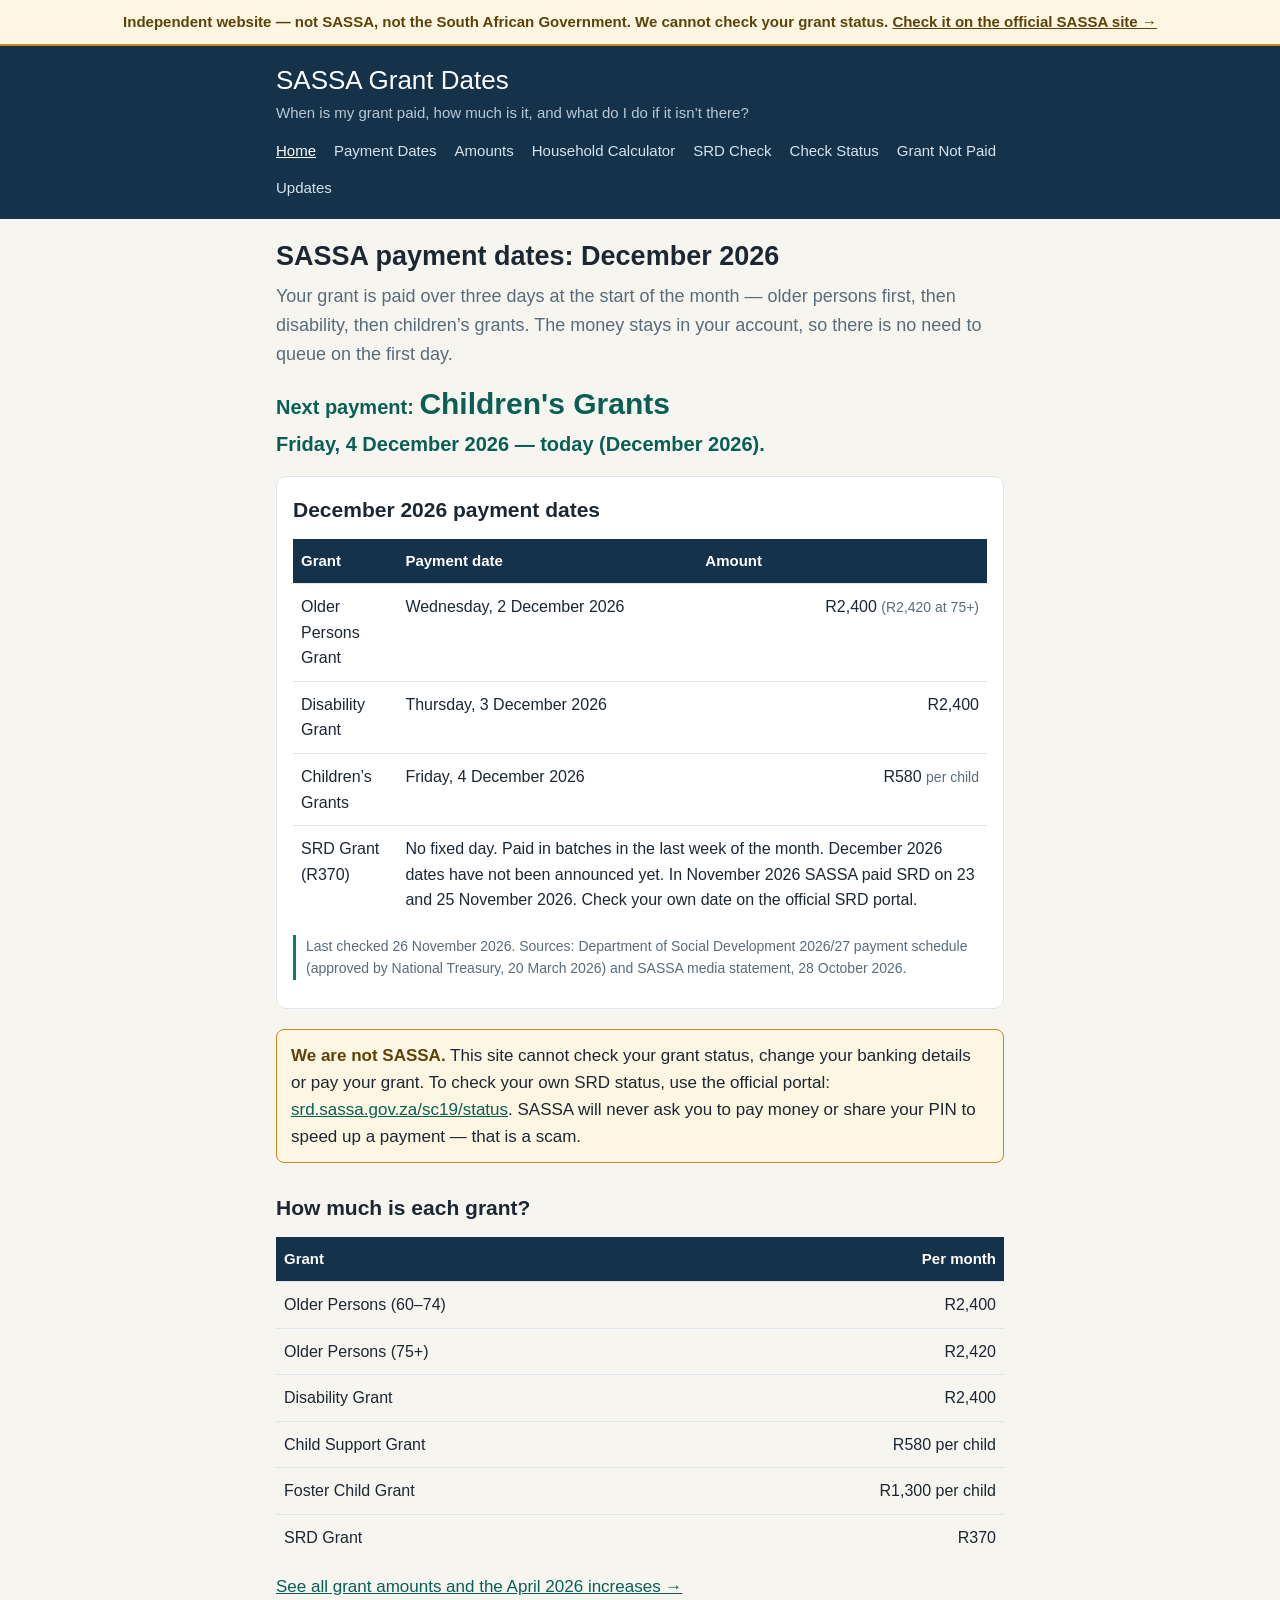
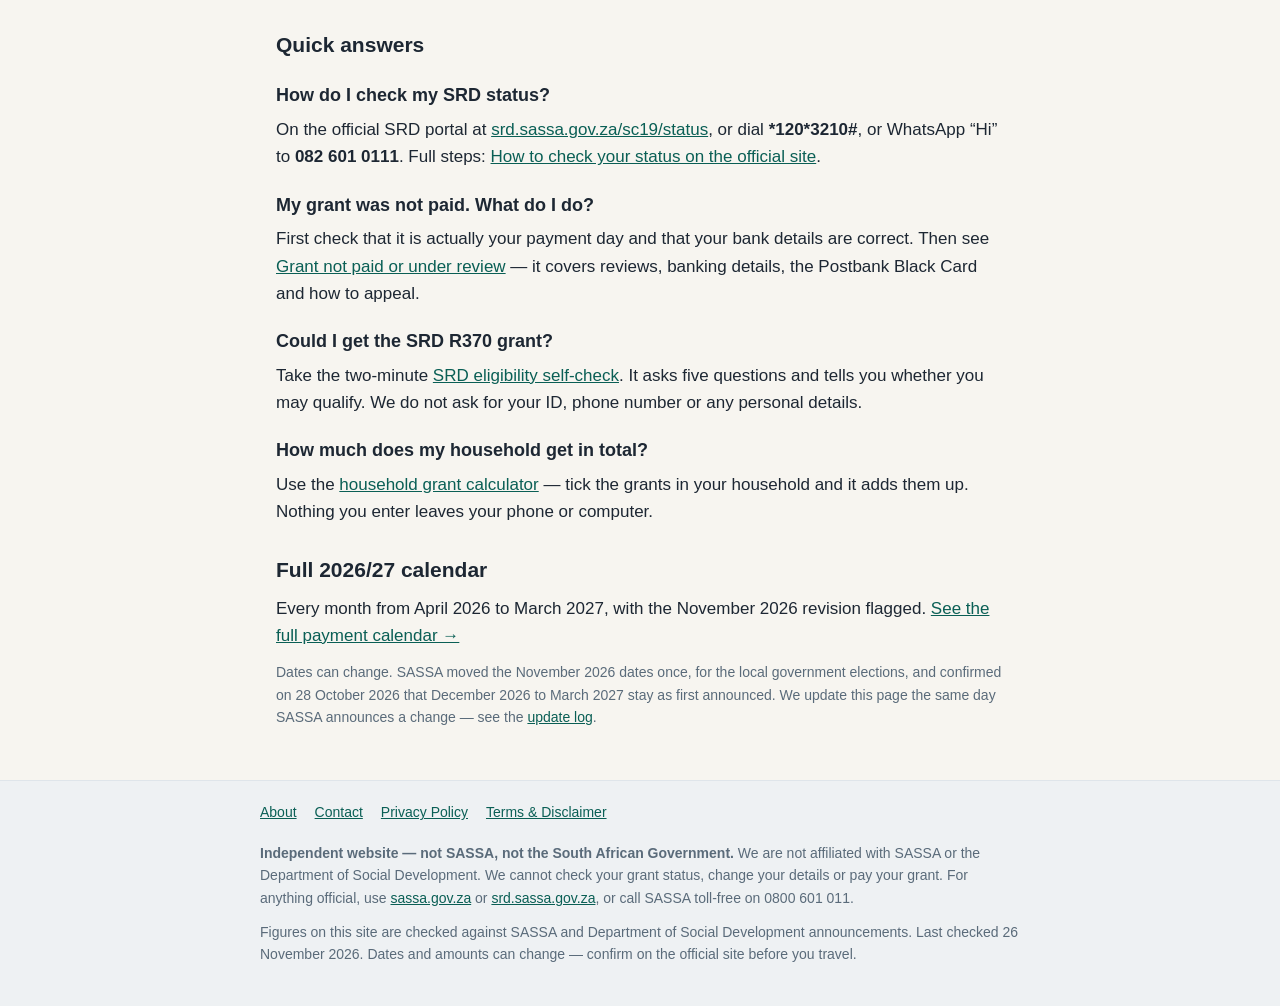
<file: index.html>
<!DOCTYPE html>
<html lang="en-ZA">
<head>
<meta charset="utf-8">
<meta name="viewport" content="width=device-width, initial-scale=1">
<title>SASSA Payment Dates December 2026 | When Is My Grant Paid?</title>
<meta name="description" content="SASSA grant payment dates for December 2026: Older Persons 2 December, Disability 3 December, Children's grants 4 December. Amounts, SRD dates and what to do if your grant is not paid. Independent site — not SASSA.">
<link rel="canonical" href="https://sassa-grant-dates.vercel.app/">
<meta property="og:type" content="website">
<meta property="og:title" content="SASSA Payment Dates December 2026 — When Is My Grant Paid?">
<meta property="og:description" content="Older Persons 2 Dec, Disability 3 Dec, Children's grants 4 Dec 2026. Amounts from R370 to R2,420. Checked against SASSA on 26 November 2026.">
<meta property="og:url" content="https://sassa-grant-dates.vercel.app/">
<meta name="twitter:card" content="summary">
<link rel="stylesheet" href="styles.css">
<script type="application/ld+json">
{
  "@context": "https://schema.org",
  "@type": "WebSite",
  "name": "SASSA Grant Dates",
  "url": "https://sassa-grant-dates.vercel.app/",
  "description": "Independent guide to SASSA grant payment dates and amounts in South Africa. Not affiliated with SASSA or the South African Government."
}
</script>
<script type="application/ld+json">
{
  "@context": "https://schema.org",
  "@type": "FAQPage",
  "mainEntity": [
    {"@type": "Question", "name": "When is the SASSA payment date for December 2026?",
     "acceptedAnswer": {"@type": "Answer", "text": "Older Persons grants are paid on Wednesday 2 December 2026, Disability grants on Thursday 3 December 2026, and Children's grants on Friday 4 December 2026. The SRD R370 grant has no fixed day and is paid in batches in the last week of the month."}},
    {"@type": "Question", "name": "How much is the Child Support Grant in 2026?",
     "acceptedAnswer": {"@type": "Answer", "text": "The Child Support Grant is R580 per child per month. The Child Support Top-up is R280, so an eligible child receives R860 in total."}},
    {"@type": "Question", "name": "How do I check my SASSA SRD status?",
     "acceptedAnswer": {"@type": "Answer", "text": "Use the official SASSA SRD portal at srd.sassa.gov.za/sc19/status, the USSD code *120*3210#, or the SASSA WhatsApp line on 082 601 0111. This website cannot check your status."}},
    {"@type": "Question", "name": "Is this the official SASSA website?",
     "acceptedAnswer": {"@type": "Answer", "text": "No. This is an independent informational website. It is not affiliated with SASSA or the South African Government."}}
  ]
}
</script>
</head>
<body>
<div class="disclaimer-bar">Independent website — not SASSA, not the South African Government. We cannot check your grant status. <a href="https://srd.sassa.gov.za/sc19/status">Check it on the official SASSA site &rarr;</a></div>
<header class="site-header">
  <div class="header-inner">
    <p class="site-title"><a href="index.html">SASSA Grant Dates</a></p>
    <p class="site-tagline">When is my grant paid, how much is it, and what do I do if it isn&rsquo;t there?</p>
  </div>
  <nav class="main-nav" aria-label="Main">
    <ul>
      <li><a href="index.html" aria-current="page">Home</a></li>
      <li><a href="payment-dates.html">Payment Dates</a></li>
      <li><a href="grant-amounts.html">Amounts</a></li>
      <li><a href="calculator.html">Household Calculator</a></li>
      <li><a href="srd-eligibility.html">SRD Check</a></li>
      <li><a href="how-to-check-status.html">Check Status</a></li>
      <li><a href="grant-not-paid.html">Grant Not Paid</a></li>
      <li><a href="updates.html">Updates</a></li>
    </ul>
  </nav>
</header>
<main>
  <h1>SASSA payment dates: December 2026</h1>
  <p class="lede">Your grant is paid over three days at the start of the month — older persons first, then disability, then children&rsquo;s grants. The money stays in your account, so there is no need to queue on the first day.</p>

  <p class="countdown" id="countdown">Loading next payment date&hellip;</p>

  <div class="card">
    <h2 id="this-month-title">December 2026 payment dates</h2>
    <table id="this-month-table"></table>
    <p class="notice" id="this-month-note" style="display:none"></p>
    <p class="checked-line">Last checked 26 November 2026. Sources: Department of Social Development 2026/27 payment schedule (approved by National Treasury, 20 March 2026) and SASSA media statement, 28 October 2026.</p>
  </div>

  <div class="ad-slot" data-ad-slot></div>

  <div class="notice">
    <strong>We are not SASSA.</strong> This site cannot check your grant status, change your banking details or pay your grant. To check your own SRD status, use the official portal: <a href="https://srd.sassa.gov.za/sc19/status">srd.sassa.gov.za/sc19/status</a>. SASSA will never ask you to pay money or share your PIN to speed up a payment — that is a scam.
  </div>

  <h2>How much is each grant?</h2>
  <table>
    <tr><th>Grant</th><th class="num">Per month</th></tr>
    <tr><td>Older Persons (60–74)</td><td class="num">R2,400</td></tr>
    <tr><td>Older Persons (75+)</td><td class="num">R2,420</td></tr>
    <tr><td>Disability Grant</td><td class="num">R2,400</td></tr>
    <tr><td>Child Support Grant</td><td class="num">R580 per child</td></tr>
    <tr><td>Foster Child Grant</td><td class="num">R1,300 per child</td></tr>
    <tr><td>SRD Grant</td><td class="num">R370</td></tr>
  </table>
  <p><a href="grant-amounts.html">See all grant amounts and the April 2026 increases &rarr;</a></p>

  <h2>Quick answers</h2>
  <h3>How do I check my SRD status?</h3>
  <p>On the official SRD portal at <a href="https://srd.sassa.gov.za/sc19/status">srd.sassa.gov.za/sc19/status</a>, or dial <strong>*120*3210#</strong>, or WhatsApp &ldquo;Hi&rdquo; to <strong>082 601 0111</strong>. Full steps: <a href="how-to-check-status.html">How to check your status on the official site</a>.</p>
  <h3>My grant was not paid. What do I do?</h3>
  <p>First check that it is actually your payment day and that your bank details are correct. Then see <a href="grant-not-paid.html">Grant not paid or under review</a> — it covers reviews, banking details, the Postbank Black Card and how to appeal.</p>
  <h3>Could I get the SRD R370 grant?</h3>
  <p>Take the two-minute <a href="srd-eligibility.html">SRD eligibility self-check</a>. It asks five questions and tells you whether you may qualify. We do not ask for your ID, phone number or any personal details.</p>
  <h3>How much does my household get in total?</h3>
  <p>Use the <a href="calculator.html">household grant calculator</a> — tick the grants in your household and it adds them up. Nothing you enter leaves your phone or computer.</p>

  <h2>Full 2026/27 calendar</h2>
  <p>Every month from April 2026 to March 2027, with the November 2026 revision flagged. <a href="payment-dates.html">See the full payment calendar &rarr;</a></p>
  <p class="small">Dates can change. SASSA moved the November 2026 dates once, for the local government elections, and confirmed on 28 October 2026 that December 2026 to March 2027 stay as first announced. We update this page the same day SASSA announces a change — see the <a href="updates.html">update log</a>.</p>
</main>
<footer class="site-footer">
  <div class="footer-inner">
    <nav aria-label="Footer">
      <ul>
        <li><a href="about.html">About</a></li>
        <li><a href="contact.html">Contact</a></li>
        <li><a href="privacy.html">Privacy Policy</a></li>
        <li><a href="terms.html">Terms &amp; Disclaimer</a></li>
      </ul>
    </nav>
    <p><strong>Independent website — not SASSA, not the South African Government.</strong> We are not affiliated with SASSA or the Department of Social Development. We cannot check your grant status, change your details or pay your grant. For anything official, use <a href="https://www.sassa.gov.za/">sassa.gov.za</a> or <a href="https://srd.sassa.gov.za/">srd.sassa.gov.za</a>, or call SASSA toll-free on 0800 601 011.</p>
    <p>Figures on this site are checked against SASSA and Department of Social Development announcements. Last checked 26 November 2026. Dates and amounts can change — confirm on the official site before you travel.</p>
  </div>
</footer>
<script src="config.js"></script>
<script src="js/data.js"></script>
<script src="js/main.js"></script>
<script src="js/ads.js"></script>
</body>
</html>
</file>
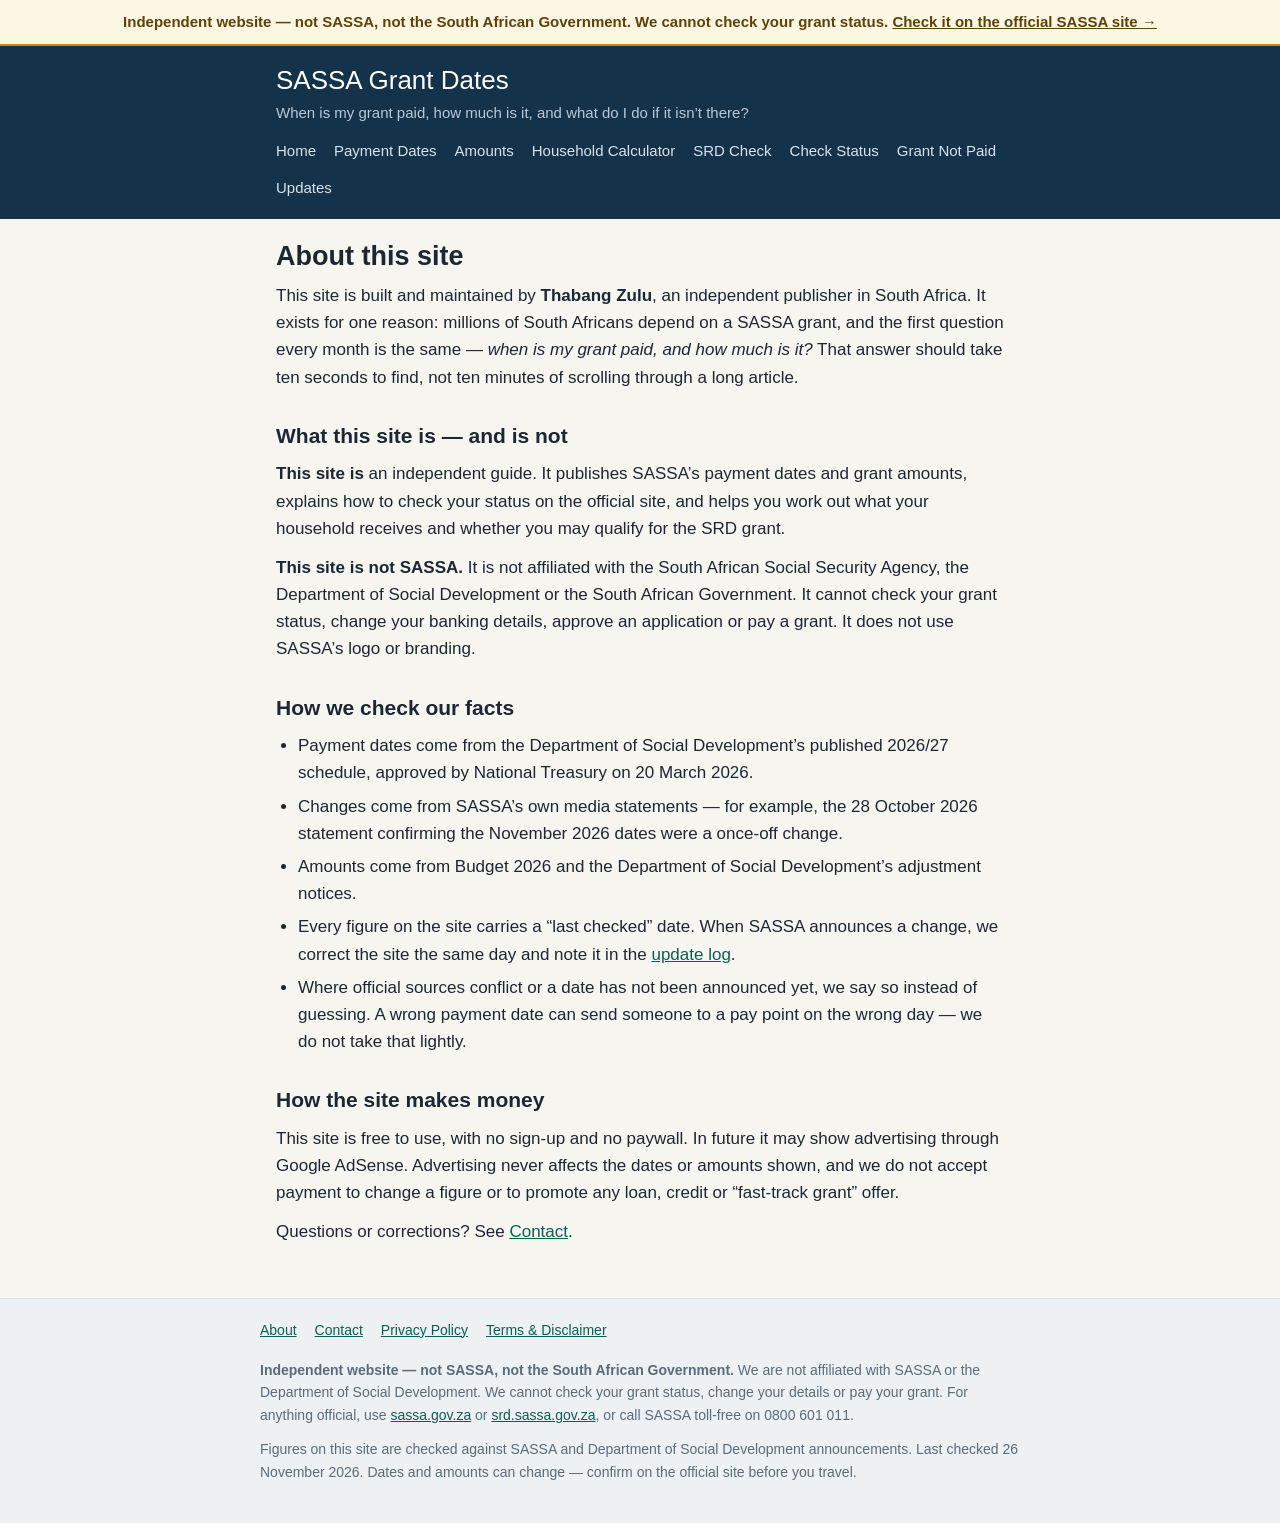
<file: about.html>
<!DOCTYPE html>
<html lang="en-ZA">
<head>
<meta charset="utf-8">
<meta name="viewport" content="width=device-width, initial-scale=1">
<title>About This Site | SASSA Grant Dates</title>
<meta name="description" content="Who runs SASSA Grant Dates, why it exists, and how it checks its dates and amounts against SASSA and the Department of Social Development.">
<link rel="canonical" href="https://sassa-grant-dates.vercel.app/about.html">
<meta property="og:type" content="website">
<meta property="og:title" content="About — SASSA Grant Dates">
<meta property="og:description" content="An independent guide to SASSA payment dates and amounts, built and maintained in South Africa.">
<meta property="og:url" content="https://sassa-grant-dates.vercel.app/about.html">
<meta name="twitter:card" content="summary">
<link rel="stylesheet" href="styles.css">
</head>
<body>
<div class="disclaimer-bar">Independent website — not SASSA, not the South African Government. We cannot check your grant status. <a href="https://srd.sassa.gov.za/sc19/status">Check it on the official SASSA site &rarr;</a></div>
<header class="site-header">
  <div class="header-inner">
    <p class="site-title"><a href="index.html">SASSA Grant Dates</a></p>
    <p class="site-tagline">When is my grant paid, how much is it, and what do I do if it isn&rsquo;t there?</p>
  </div>
  <nav class="main-nav" aria-label="Main">
    <ul>
      <li><a href="index.html">Home</a></li>
      <li><a href="payment-dates.html">Payment Dates</a></li>
      <li><a href="grant-amounts.html">Amounts</a></li>
      <li><a href="calculator.html">Household Calculator</a></li>
      <li><a href="srd-eligibility.html">SRD Check</a></li>
      <li><a href="how-to-check-status.html">Check Status</a></li>
      <li><a href="grant-not-paid.html">Grant Not Paid</a></li>
      <li><a href="updates.html">Updates</a></li>
    </ul>
  </nav>
</header>
<main>
  <h1>About this site</h1>
  <p>This site is built and maintained by <strong>Thabang Zulu</strong>, an independent publisher in South Africa. It exists for one reason: millions of South Africans depend on a SASSA grant, and the first question every month is the same — <em>when is my grant paid, and how much is it?</em> That answer should take ten seconds to find, not ten minutes of scrolling through a long article.</p>

  <h2>What this site is — and is not</h2>
  <p><strong>This site is</strong> an independent guide. It publishes SASSA&rsquo;s payment dates and grant amounts, explains how to check your status on the official site, and helps you work out what your household receives and whether you may qualify for the SRD grant.</p>
  <p><strong>This site is not SASSA.</strong> It is not affiliated with the South African Social Security Agency, the Department of Social Development or the South African Government. It cannot check your grant status, change your banking details, approve an application or pay a grant. It does not use SASSA&rsquo;s logo or branding.</p>

  <h2>How we check our facts</h2>
  <ul>
    <li>Payment dates come from the Department of Social Development&rsquo;s published 2026/27 schedule, approved by National Treasury on 20 March 2026.</li>
    <li>Changes come from SASSA&rsquo;s own media statements — for example, the 28 October 2026 statement confirming the November 2026 dates were a once-off change.</li>
    <li>Amounts come from Budget 2026 and the Department of Social Development&rsquo;s adjustment notices.</li>
    <li>Every figure on the site carries a &ldquo;last checked&rdquo; date. When SASSA announces a change, we correct the site the same day and note it in the <a href="updates.html">update log</a>.</li>
    <li>Where official sources conflict or a date has not been announced yet, we say so instead of guessing. A wrong payment date can send someone to a pay point on the wrong day — we do not take that lightly.</li>
  </ul>

  <h2>How the site makes money</h2>
  <p>This site is free to use, with no sign-up and no paywall. In future it may show advertising through Google AdSense. Advertising never affects the dates or amounts shown, and we do not accept payment to change a figure or to promote any loan, credit or &ldquo;fast-track grant&rdquo; offer.</p>

  <p>Questions or corrections? See <a href="contact.html">Contact</a>.</p>
</main>
<footer class="site-footer">
  <div class="footer-inner">
    <nav aria-label="Footer">
      <ul>
        <li><a href="about.html" aria-current="page">About</a></li>
        <li><a href="contact.html">Contact</a></li>
        <li><a href="privacy.html">Privacy Policy</a></li>
        <li><a href="terms.html">Terms &amp; Disclaimer</a></li>
      </ul>
    </nav>
    <p><strong>Independent website — not SASSA, not the South African Government.</strong> We are not affiliated with SASSA or the Department of Social Development. We cannot check your grant status, change your details or pay your grant. For anything official, use <a href="https://www.sassa.gov.za/">sassa.gov.za</a> or <a href="https://srd.sassa.gov.za/">srd.sassa.gov.za</a>, or call SASSA toll-free on 0800 601 011.</p>
    <p>Figures on this site are checked against SASSA and Department of Social Development announcements. Last checked 26 November 2026. Dates and amounts can change — confirm on the official site before you travel.</p>
  </div>
</footer>
<script src="config.js"></script>
<script src="js/data.js"></script>
<script src="js/main.js"></script>
<script src="js/ads.js"></script>
</body>
</html>
</file>
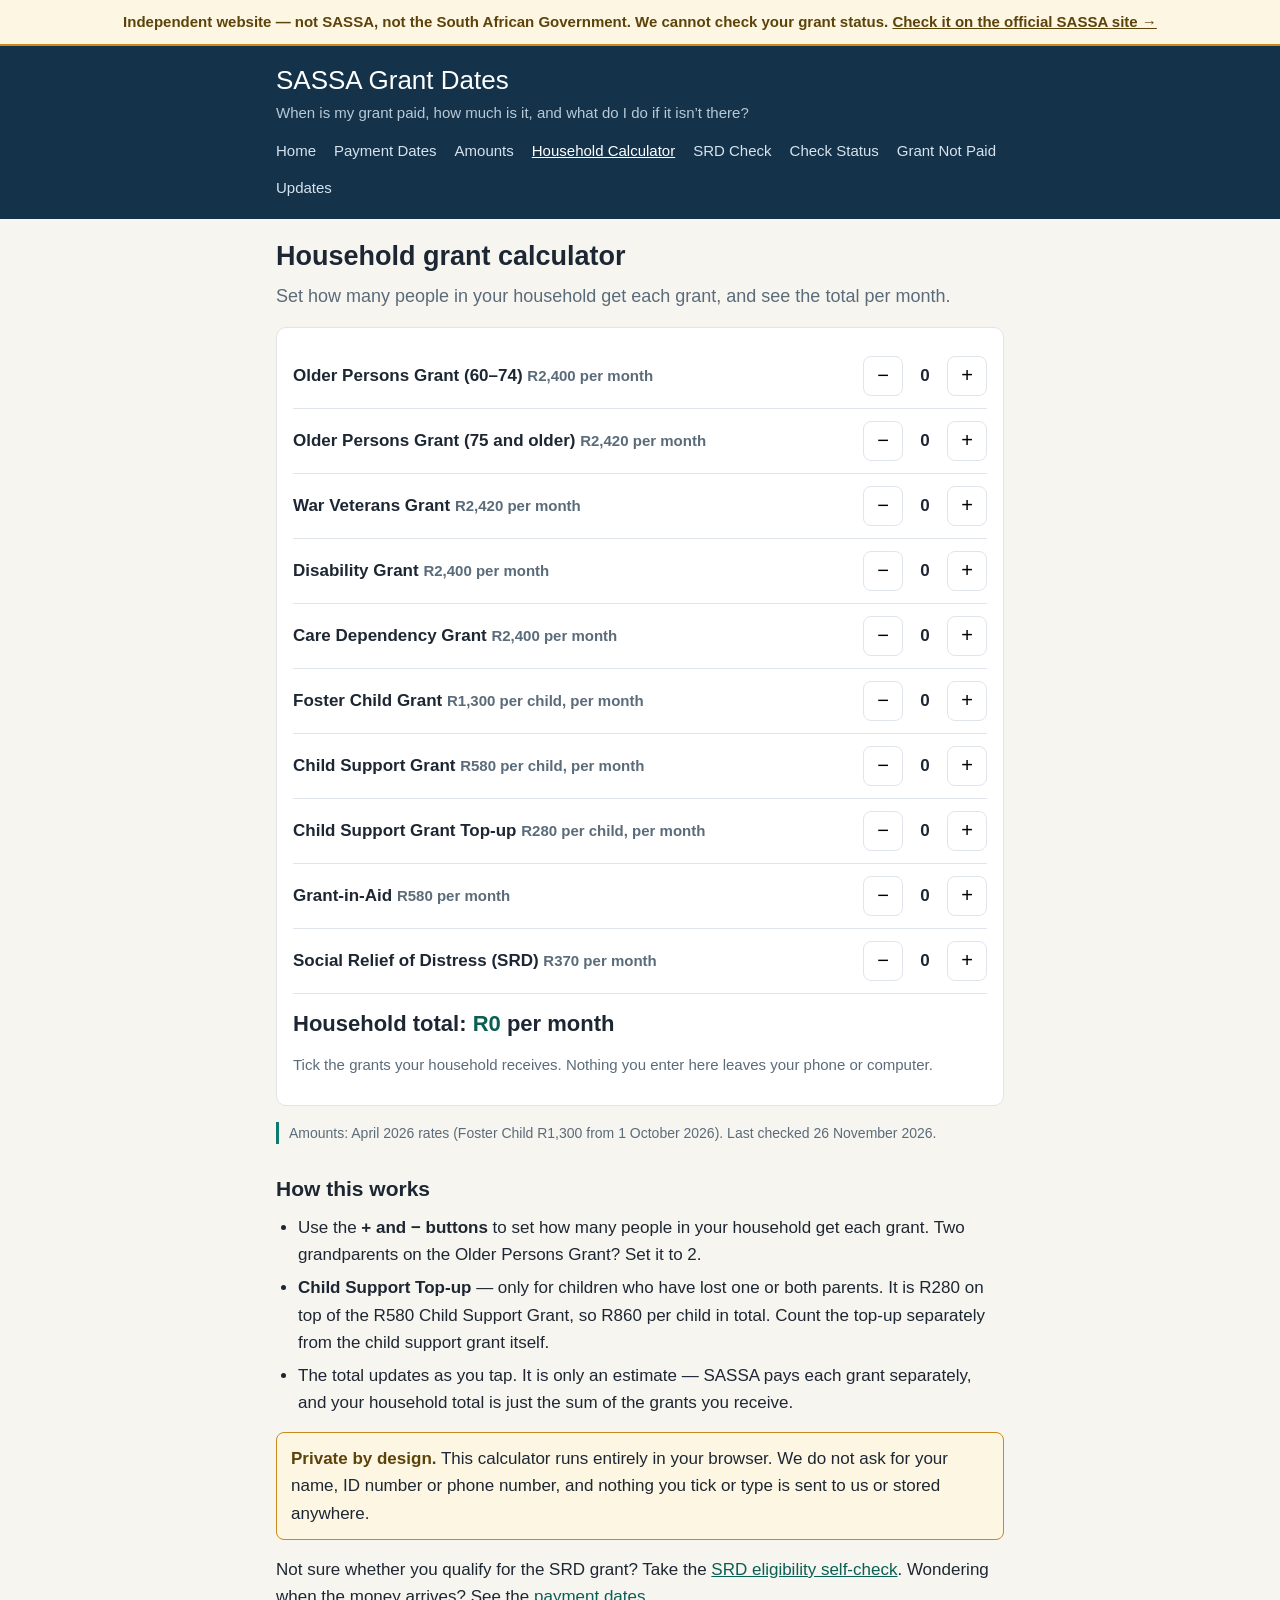
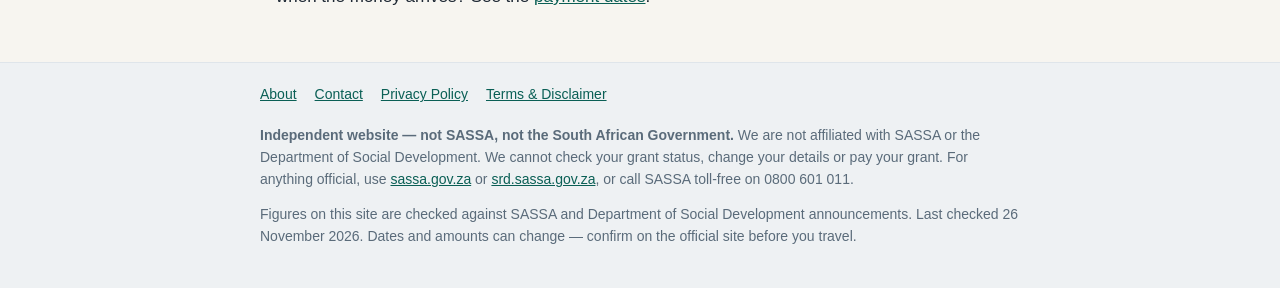
<file: calculator.html>
<!DOCTYPE html>
<html lang="en-ZA">
<head>
<meta charset="utf-8">
<meta name="viewport" content="width=device-width, initial-scale=1">
<title>Household Grant Calculator | How Much Does My Household Get From SASSA?</title>
<meta name="description" content="Add up every SASSA grant in your household — older persons, disability, child support, foster child, SRD and more. Free, no sign-up, nothing you enter leaves your device.">
<link rel="canonical" href="https://sassa-grant-dates.vercel.app/calculator.html">
<meta property="og:type" content="website">
<meta property="og:title" content="Household Grant Calculator — SASSA Grant Dates">
<meta property="og:description" content="Tick the grants your household receives and see the monthly total. Private: nothing leaves your device.">
<meta property="og:url" content="https://sassa-grant-dates.vercel.app/calculator.html">
<meta name="twitter:card" content="summary">
<link rel="stylesheet" href="styles.css">
</head>
<body>
<div class="disclaimer-bar">Independent website — not SASSA, not the South African Government. We cannot check your grant status. <a href="https://srd.sassa.gov.za/sc19/status">Check it on the official SASSA site &rarr;</a></div>
<header class="site-header">
  <div class="header-inner">
    <p class="site-title"><a href="index.html">SASSA Grant Dates</a></p>
    <p class="site-tagline">When is my grant paid, how much is it, and what do I do if it isn&rsquo;t there?</p>
  </div>
  <nav class="main-nav" aria-label="Main">
    <ul>
      <li><a href="index.html">Home</a></li>
      <li><a href="payment-dates.html">Payment Dates</a></li>
      <li><a href="grant-amounts.html">Amounts</a></li>
      <li><a href="calculator.html" aria-current="page">Household Calculator</a></li>
      <li><a href="srd-eligibility.html">SRD Check</a></li>
      <li><a href="how-to-check-status.html">Check Status</a></li>
      <li><a href="grant-not-paid.html">Grant Not Paid</a></li>
      <li><a href="updates.html">Updates</a></li>
    </ul>
  </nav>
</header>
<main>
  <h1>Household grant calculator</h1>
  <p class="lede">Set how many people in your household get each grant, and see the total per month.</p>

  <div class="card">
    <div id="household-calculator"></div>
  </div>

  <p class="checked-line">Amounts: April 2026 rates (Foster Child R1,300 from 1 October 2026). Last checked 26 November 2026.</p>

  <h2>How this works</h2>
  <ul>
    <li>Use the <strong>+ and − buttons</strong> to set how many people in your household get each grant. Two grandparents on the Older Persons Grant? Set it to 2.</li>
    <li><strong>Child Support Top-up</strong> — only for children who have lost one or both parents. It is R280 on top of the R580 Child Support Grant, so R860 per child in total. Count the top-up separately from the child support grant itself.</li>
    <li>The total updates as you tap. It is only an estimate — SASSA pays each grant separately, and your household total is just the sum of the grants you receive.</li>
  </ul>

  <div class="notice"><strong>Private by design.</strong> This calculator runs entirely in your browser. We do not ask for your name, ID number or phone number, and nothing you tick or type is sent to us or stored anywhere.</div>

  <p>Not sure whether you qualify for the SRD grant? Take the <a href="srd-eligibility.html">SRD eligibility self-check</a>. Wondering when the money arrives? See the <a href="payment-dates.html">payment dates</a>.</p>
</main>
<footer class="site-footer">
  <div class="footer-inner">
    <nav aria-label="Footer">
      <ul>
        <li><a href="about.html">About</a></li>
        <li><a href="contact.html">Contact</a></li>
        <li><a href="privacy.html">Privacy Policy</a></li>
        <li><a href="terms.html">Terms &amp; Disclaimer</a></li>
      </ul>
    </nav>
    <p><strong>Independent website — not SASSA, not the South African Government.</strong> We are not affiliated with SASSA or the Department of Social Development. We cannot check your grant status, change your details or pay your grant. For anything official, use <a href="https://www.sassa.gov.za/">sassa.gov.za</a> or <a href="https://srd.sassa.gov.za/">srd.sassa.gov.za</a>, or call SASSA toll-free on 0800 601 011.</p>
    <p>Figures on this site are checked against SASSA and Department of Social Development announcements. Last checked 26 November 2026. Dates and amounts can change — confirm on the official site before you travel.</p>
  </div>
</footer>
<script src="config.js"></script>
<script src="js/data.js"></script>
<script src="js/main.js"></script>
<script src="js/ads.js"></script>
</body>
</html>
</file>
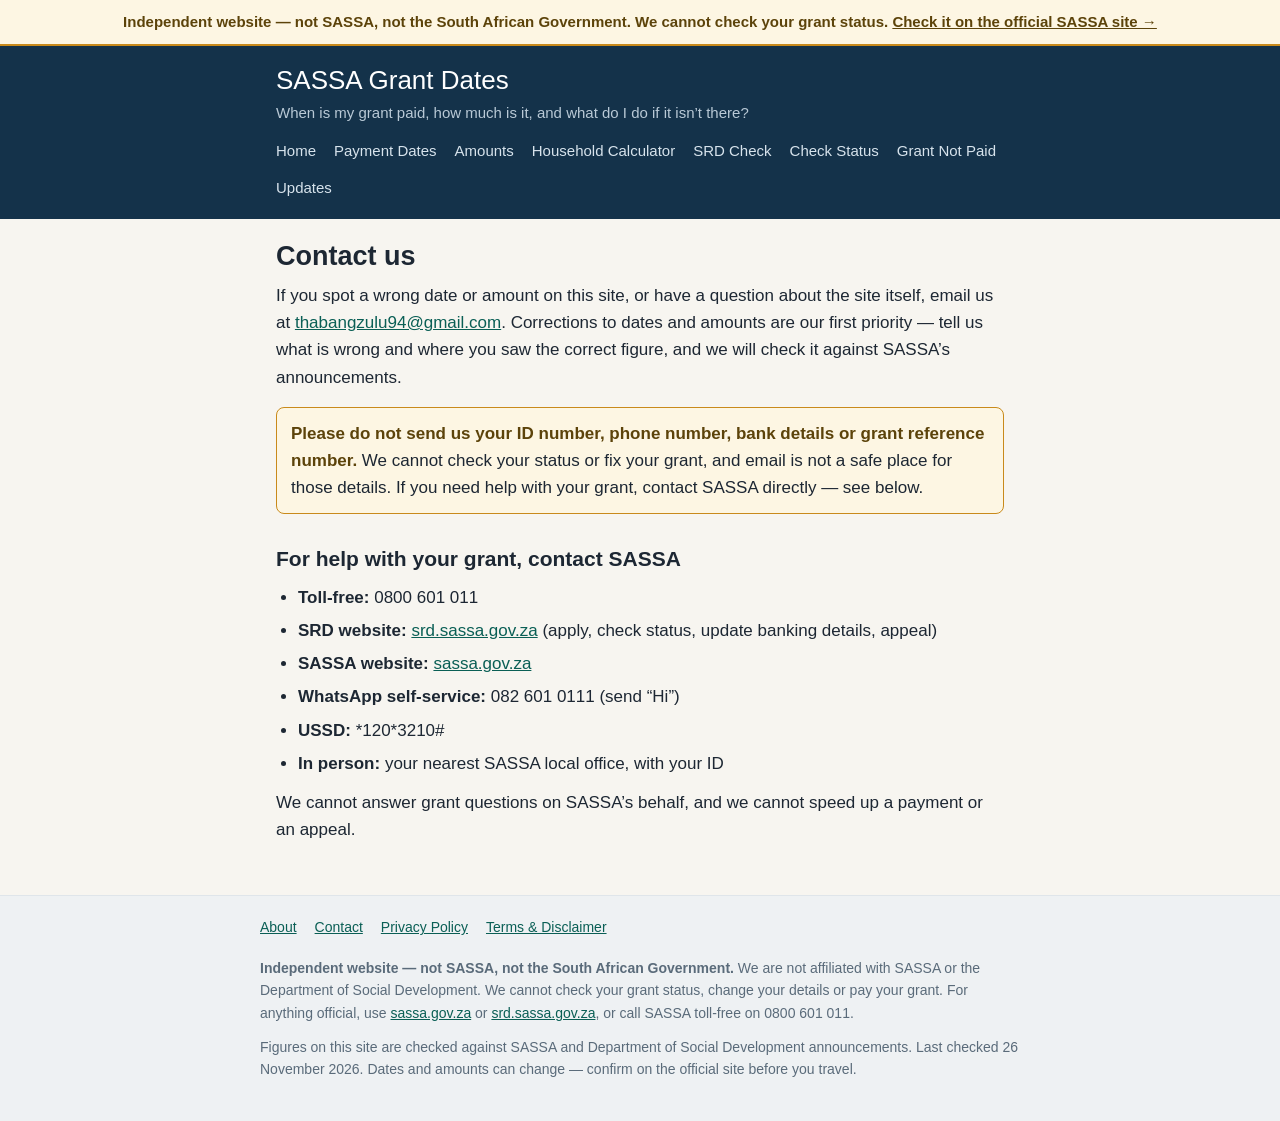
<file: contact.html>
<!DOCTYPE html>
<html lang="en-ZA">
<head>
<meta charset="utf-8">
<meta name="viewport" content="width=device-width, initial-scale=1">
<title>Contact Us | SASSA Grant Dates</title>
<meta name="description" content="How to contact the team behind SASSA Grant Dates — to report a wrong date, suggest a correction, or ask about the site. For grant help, contact SASSA directly.">
<link rel="canonical" href="https://sassa-grant-dates.vercel.app/contact.html">
<meta property="og:type" content="website">
<meta property="og:title" content="Contact — SASSA Grant Dates">
<meta property="og:description" content="Report a wrong date or ask about this site. For grant help, contact SASSA on 0800 601 011.">
<meta property="og:url" content="https://sassa-grant-dates.vercel.app/contact.html">
<meta name="twitter:card" content="summary">
<link rel="stylesheet" href="styles.css">
</head>
<body>
<div class="disclaimer-bar">Independent website — not SASSA, not the South African Government. We cannot check your grant status. <a href="https://srd.sassa.gov.za/sc19/status">Check it on the official SASSA site &rarr;</a></div>
<header class="site-header">
  <div class="header-inner">
    <p class="site-title"><a href="index.html">SASSA Grant Dates</a></p>
    <p class="site-tagline">When is my grant paid, how much is it, and what do I do if it isn&rsquo;t there?</p>
  </div>
  <nav class="main-nav" aria-label="Main">
    <ul>
      <li><a href="index.html">Home</a></li>
      <li><a href="payment-dates.html">Payment Dates</a></li>
      <li><a href="grant-amounts.html">Amounts</a></li>
      <li><a href="calculator.html">Household Calculator</a></li>
      <li><a href="srd-eligibility.html">SRD Check</a></li>
      <li><a href="how-to-check-status.html">Check Status</a></li>
      <li><a href="grant-not-paid.html">Grant Not Paid</a></li>
      <li><a href="updates.html">Updates</a></li>
    </ul>
  </nav>
</header>
<main>
  <h1>Contact us</h1>
  <p>If you spot a wrong date or amount on this site, or have a question about the site itself, email us at <a href="mailto:thabangzulu94@gmail.com">thabangzulu94@gmail.com</a>. Corrections to dates and amounts are our first priority — tell us what is wrong and where you saw the correct figure, and we will check it against SASSA&rsquo;s announcements.</p>

  <div class="notice">
    <strong>Please do not send us your ID number, phone number, bank details or grant reference number.</strong> We cannot check your status or fix your grant, and email is not a safe place for those details. If you need help with your grant, contact SASSA directly — see below.
  </div>

  <h2>For help with your grant, contact SASSA</h2>
  <ul>
    <li><strong>Toll-free:</strong> 0800 601 011</li>
    <li><strong>SRD website:</strong> <a href="https://srd.sassa.gov.za/">srd.sassa.gov.za</a> (apply, check status, update banking details, appeal)</li>
    <li><strong>SASSA website:</strong> <a href="https://www.sassa.gov.za/">sassa.gov.za</a></li>
    <li><strong>WhatsApp self-service:</strong> 082 601 0111 (send &ldquo;Hi&rdquo;)</li>
    <li><strong>USSD:</strong> *120*3210#</li>
    <li><strong>In person:</strong> your nearest SASSA local office, with your ID</li>
  </ul>
  <p>We cannot answer grant questions on SASSA&rsquo;s behalf, and we cannot speed up a payment or an appeal.</p>
</main>
<footer class="site-footer">
  <div class="footer-inner">
    <nav aria-label="Footer">
      <ul>
        <li><a href="about.html">About</a></li>
        <li><a href="contact.html" aria-current="page">Contact</a></li>
        <li><a href="privacy.html">Privacy Policy</a></li>
        <li><a href="terms.html">Terms &amp; Disclaimer</a></li>
      </ul>
    </nav>
    <p><strong>Independent website — not SASSA, not the South African Government.</strong> We are not affiliated with SASSA or the Department of Social Development. We cannot check your grant status, change your details or pay your grant. For anything official, use <a href="https://www.sassa.gov.za/">sassa.gov.za</a> or <a href="https://srd.sassa.gov.za/">srd.sassa.gov.za</a>, or call SASSA toll-free on 0800 601 011.</p>
    <p>Figures on this site are checked against SASSA and Department of Social Development announcements. Last checked 26 November 2026. Dates and amounts can change — confirm on the official site before you travel.</p>
  </div>
</footer>
<script src="config.js"></script>
<script src="js/data.js"></script>
<script src="js/main.js"></script>
<script src="js/ads.js"></script>
</body>
</html>
</file>
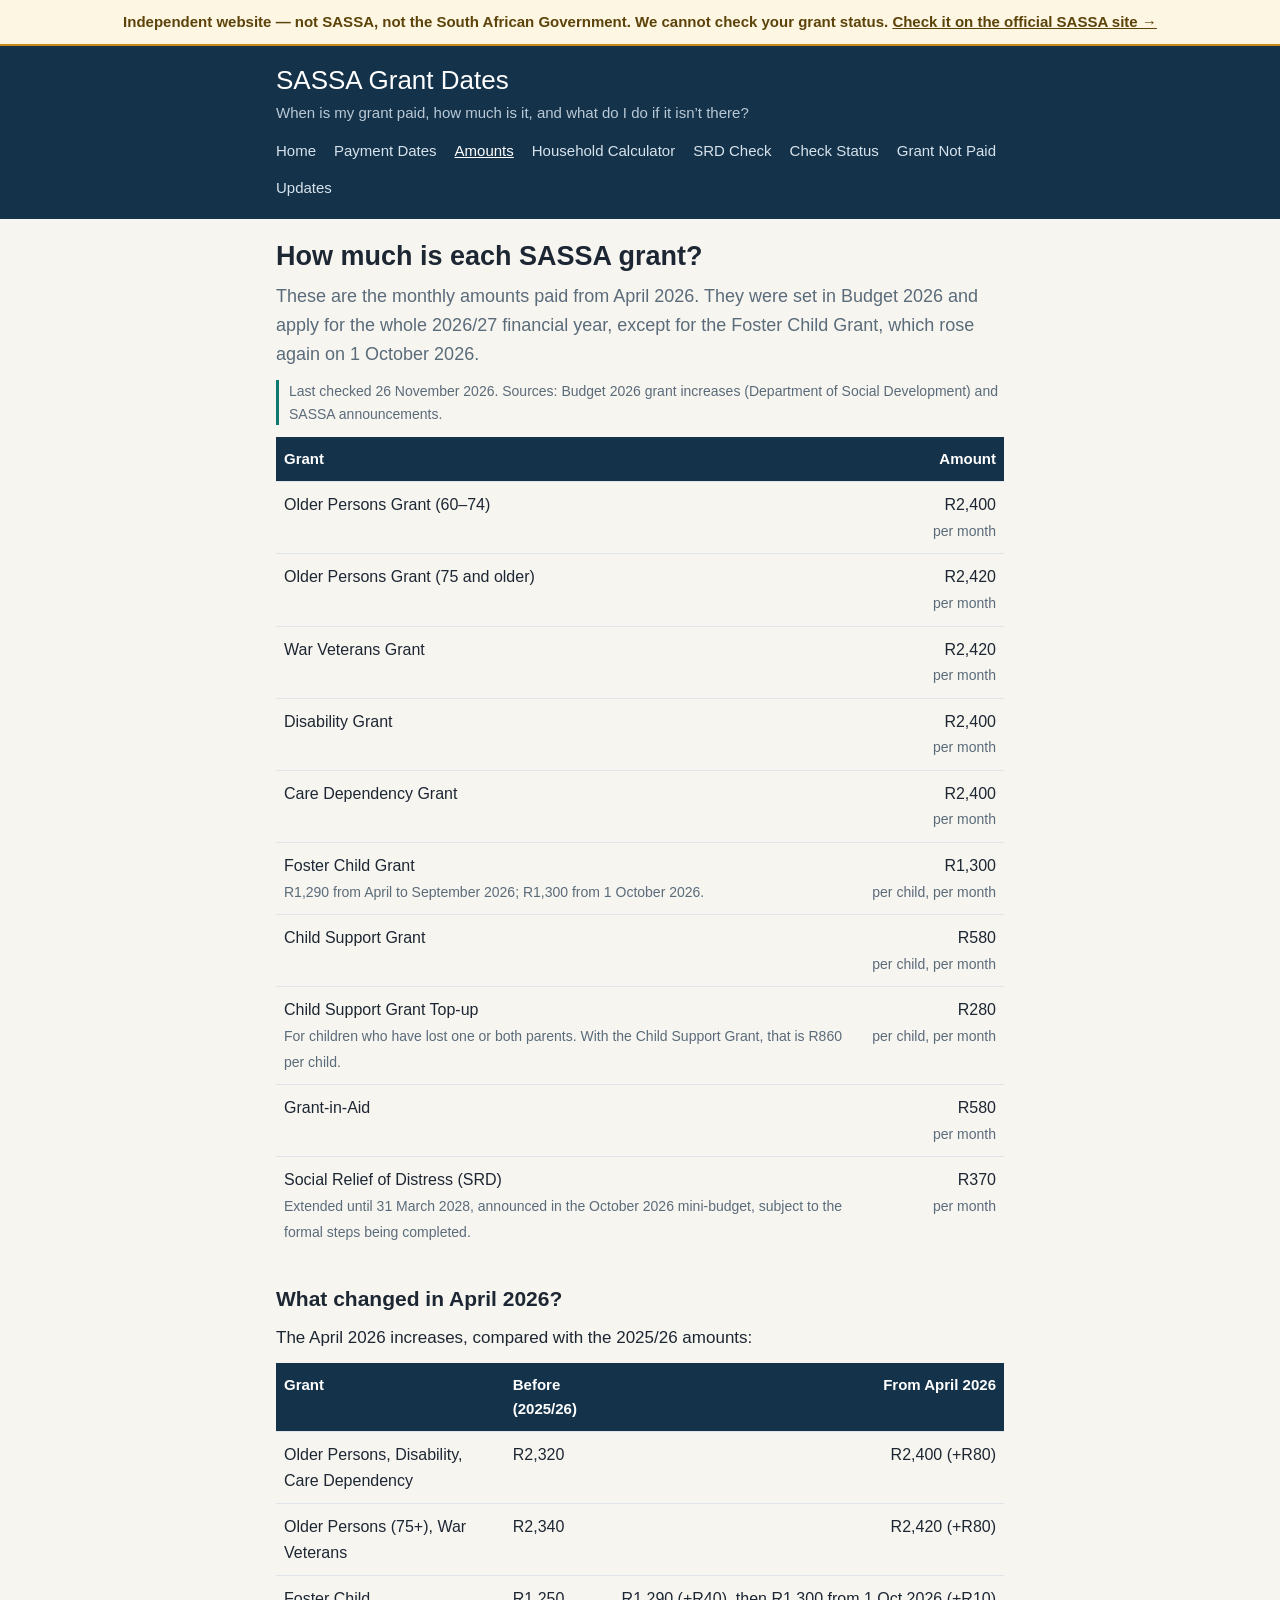
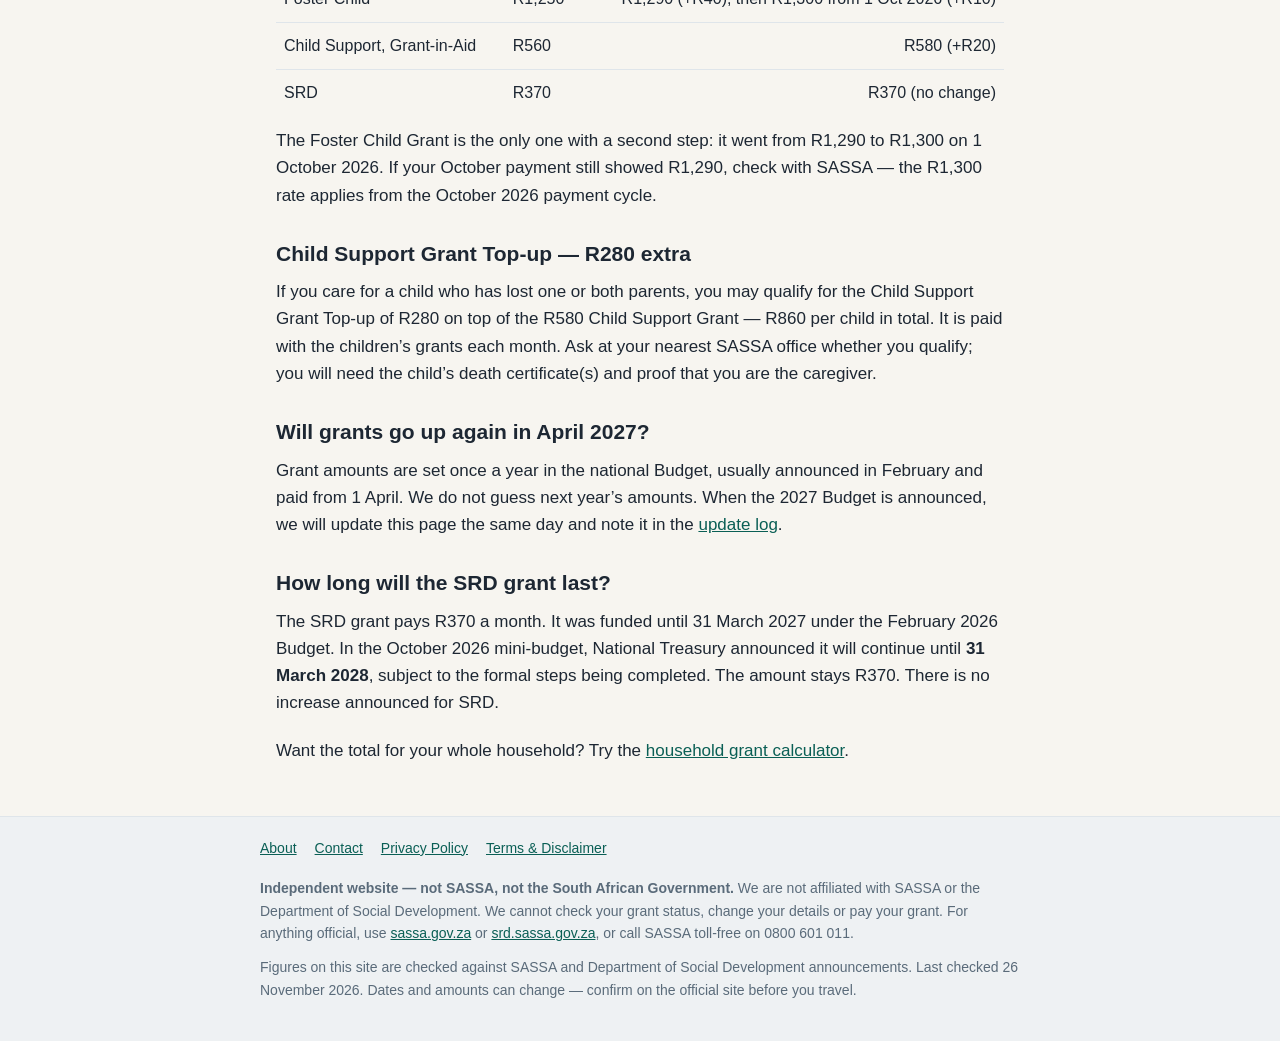
<file: grant-amounts.html>
<!DOCTYPE html>
<html lang="en-ZA">
<head>
<meta charset="utf-8">
<meta name="viewport" content="width=device-width, initial-scale=1">
<title>How Much Is Each SASSA Grant in 2026? | Grant Amounts Table</title>
<meta name="description" content="SASSA grant amounts from April 2026: Older Persons R2,400 (R2,420 at 75+), Disability R2,400, Child Support R580, Foster Child R1,300, SRD R370. Includes the April 2026 increase history.">
<link rel="canonical" href="https://sassa-grant-dates.vercel.app/grant-amounts.html">
<meta property="og:type" content="website">
<meta property="og:title" content="SASSA Grant Amounts 2026 — How Much Is Each Grant?">
<meta property="og:description" content="Older Persons R2,400, Disability R2,400, Child Support R580, Foster Child R1,300, SRD R370. April 2026 rates.">
<meta property="og:url" content="https://sassa-grant-dates.vercel.app/grant-amounts.html">
<meta name="twitter:card" content="summary">
<link rel="stylesheet" href="styles.css">
</head>
<body>
<div class="disclaimer-bar">Independent website — not SASSA, not the South African Government. We cannot check your grant status. <a href="https://srd.sassa.gov.za/sc19/status">Check it on the official SASSA site &rarr;</a></div>
<header class="site-header">
  <div class="header-inner">
    <p class="site-title"><a href="index.html">SASSA Grant Dates</a></p>
    <p class="site-tagline">When is my grant paid, how much is it, and what do I do if it isn&rsquo;t there?</p>
  </div>
  <nav class="main-nav" aria-label="Main">
    <ul>
      <li><a href="index.html">Home</a></li>
      <li><a href="payment-dates.html">Payment Dates</a></li>
      <li><a href="grant-amounts.html" aria-current="page">Amounts</a></li>
      <li><a href="calculator.html">Household Calculator</a></li>
      <li><a href="srd-eligibility.html">SRD Check</a></li>
      <li><a href="how-to-check-status.html">Check Status</a></li>
      <li><a href="grant-not-paid.html">Grant Not Paid</a></li>
      <li><a href="updates.html">Updates</a></li>
    </ul>
  </nav>
</header>
<main>
  <h1>How much is each SASSA grant?</h1>
  <p class="lede">These are the monthly amounts paid from April 2026. They were set in Budget 2026 and apply for the whole 2026/27 financial year, except for the Foster Child Grant, which rose again on 1 October 2026.</p>
  <p class="checked-line">Last checked 26 November 2026. Sources: Budget 2026 grant increases (Department of Social Development) and SASSA announcements.</p>

  <table id="amounts-table"></table>

  <h2>What changed in April 2026?</h2>
  <p>The April 2026 increases, compared with the 2025/26 amounts:</p>
  <table>
    <tr><th>Grant</th><th>Before (2025/26)</th><th class="num">From April 2026</th></tr>
    <tr><td>Older Persons, Disability, Care Dependency</td><td>R2,320</td><td class="num">R2,400 (+R80)</td></tr>
    <tr><td>Older Persons (75+), War Veterans</td><td>R2,340</td><td class="num">R2,420 (+R80)</td></tr>
    <tr><td>Foster Child</td><td>R1,250</td><td class="num">R1,290 (+R40), then R1,300 from 1 Oct 2026 (+R10)</td></tr>
    <tr><td>Child Support, Grant-in-Aid</td><td>R560</td><td class="num">R580 (+R20)</td></tr>
    <tr><td>SRD</td><td>R370</td><td class="num">R370 (no change)</td></tr>
  </table>
  <p>The Foster Child Grant is the only one with a second step: it went from R1,290 to R1,300 on 1 October 2026. If your October payment still showed R1,290, check with SASSA — the R1,300 rate applies from the October 2026 payment cycle.</p>

  <h2>Child Support Grant Top-up — R280 extra</h2>
  <p>If you care for a child who has lost one or both parents, you may qualify for the Child Support Grant Top-up of R280 on top of the R580 Child Support Grant — R860 per child in total. It is paid with the children&rsquo;s grants each month. Ask at your nearest SASSA office whether you qualify; you will need the child&rsquo;s death certificate(s) and proof that you are the caregiver.</p>

  <h2>Will grants go up again in April 2027?</h2>
  <p>Grant amounts are set once a year in the national Budget, usually announced in February and paid from 1 April. We do not guess next year&rsquo;s amounts. When the 2027 Budget is announced, we will update this page the same day and note it in the <a href="updates.html">update log</a>.</p>

  <h2>How long will the SRD grant last?</h2>
  <p>The SRD grant pays R370 a month. It was funded until 31 March 2027 under the February 2026 Budget. In the October 2026 mini-budget, National Treasury announced it will continue until <strong>31 March 2028</strong>, subject to the formal steps being completed. The amount stays R370. There is no increase announced for SRD.</p>

  <div class="ad-slot" data-ad-slot></div>

  <p>Want the total for your whole household? Try the <a href="calculator.html">household grant calculator</a>.</p>
</main>
<footer class="site-footer">
  <div class="footer-inner">
    <nav aria-label="Footer">
      <ul>
        <li><a href="about.html">About</a></li>
        <li><a href="contact.html">Contact</a></li>
        <li><a href="privacy.html">Privacy Policy</a></li>
        <li><a href="terms.html">Terms &amp; Disclaimer</a></li>
      </ul>
    </nav>
    <p><strong>Independent website — not SASSA, not the South African Government.</strong> We are not affiliated with SASSA or the Department of Social Development. We cannot check your grant status, change your details or pay your grant. For anything official, use <a href="https://www.sassa.gov.za/">sassa.gov.za</a> or <a href="https://srd.sassa.gov.za/">srd.sassa.gov.za</a>, or call SASSA toll-free on 0800 601 011.</p>
    <p>Figures on this site are checked against SASSA and Department of Social Development announcements. Last checked 26 November 2026. Dates and amounts can change — confirm on the official site before you travel.</p>
  </div>
</footer>
<script src="config.js"></script>
<script src="js/data.js"></script>
<script src="js/main.js"></script>
<script src="js/ads.js"></script>
</body>
</html>
</file>
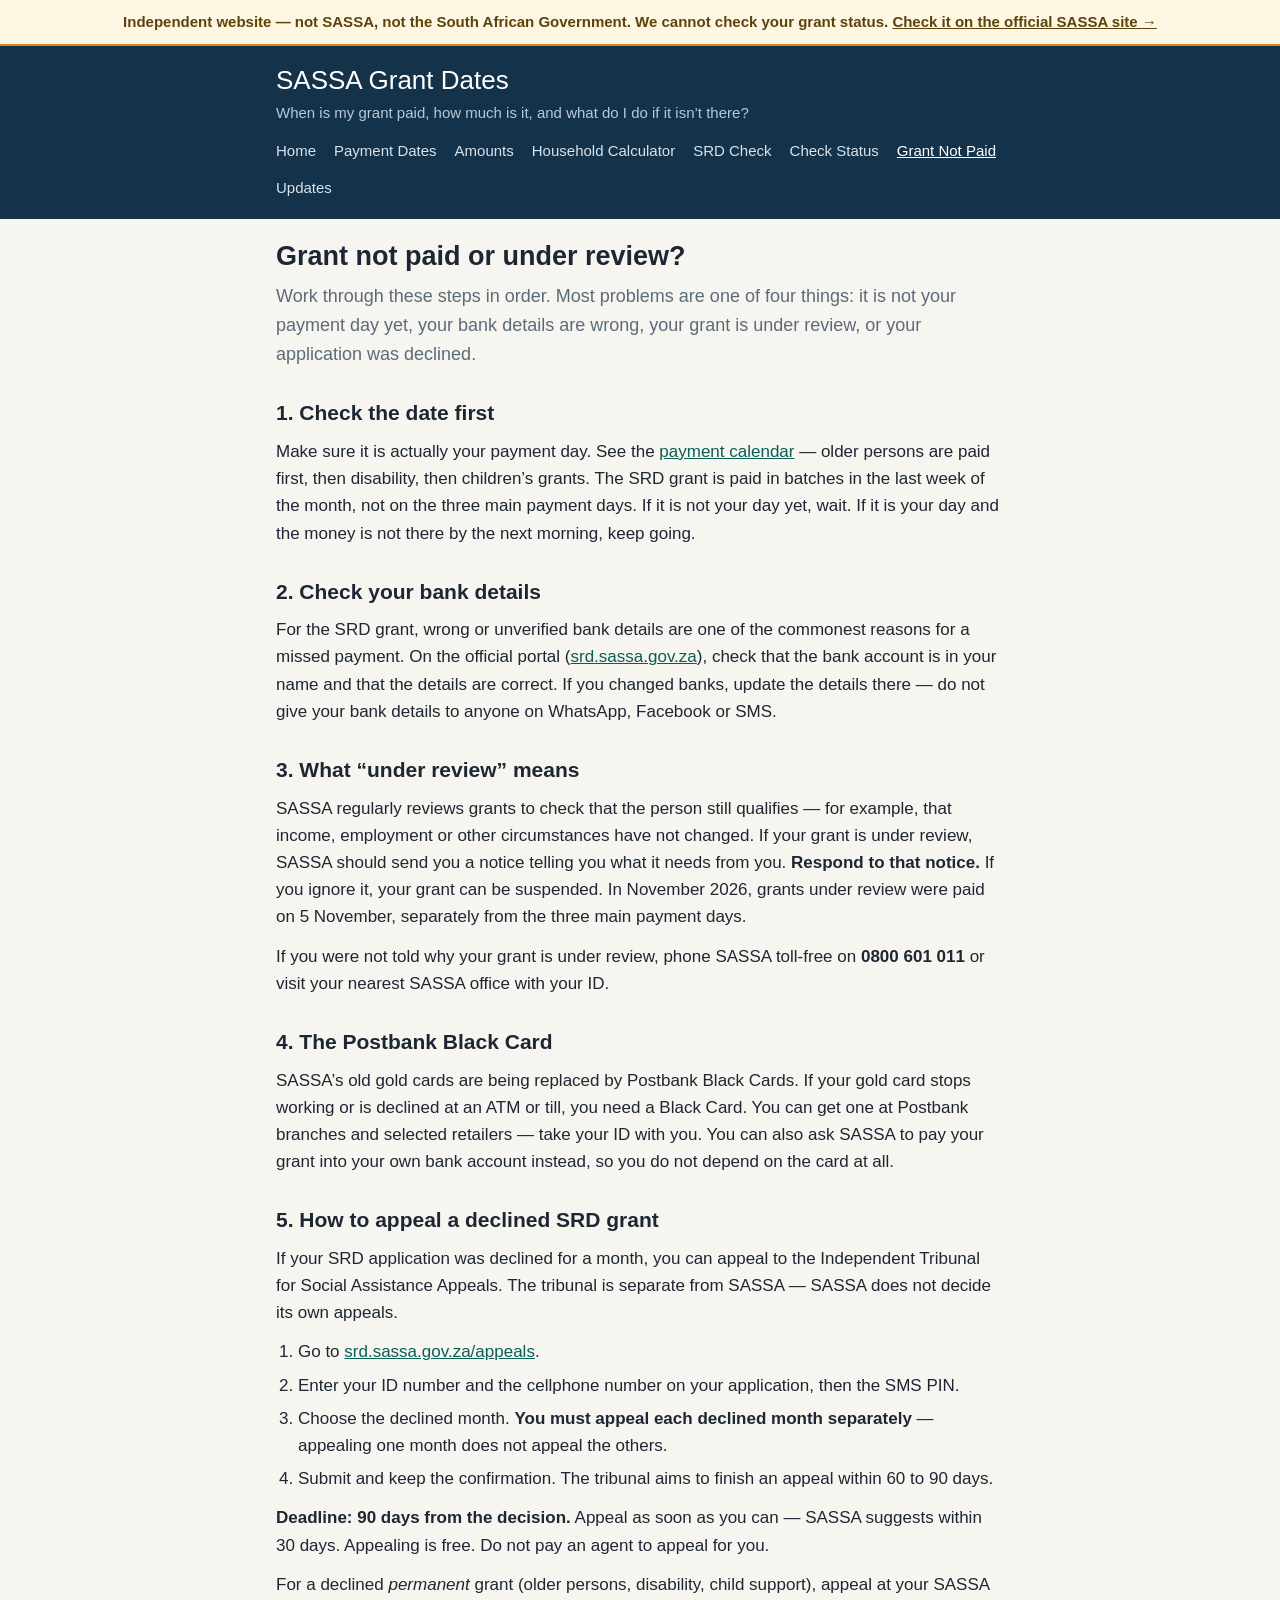
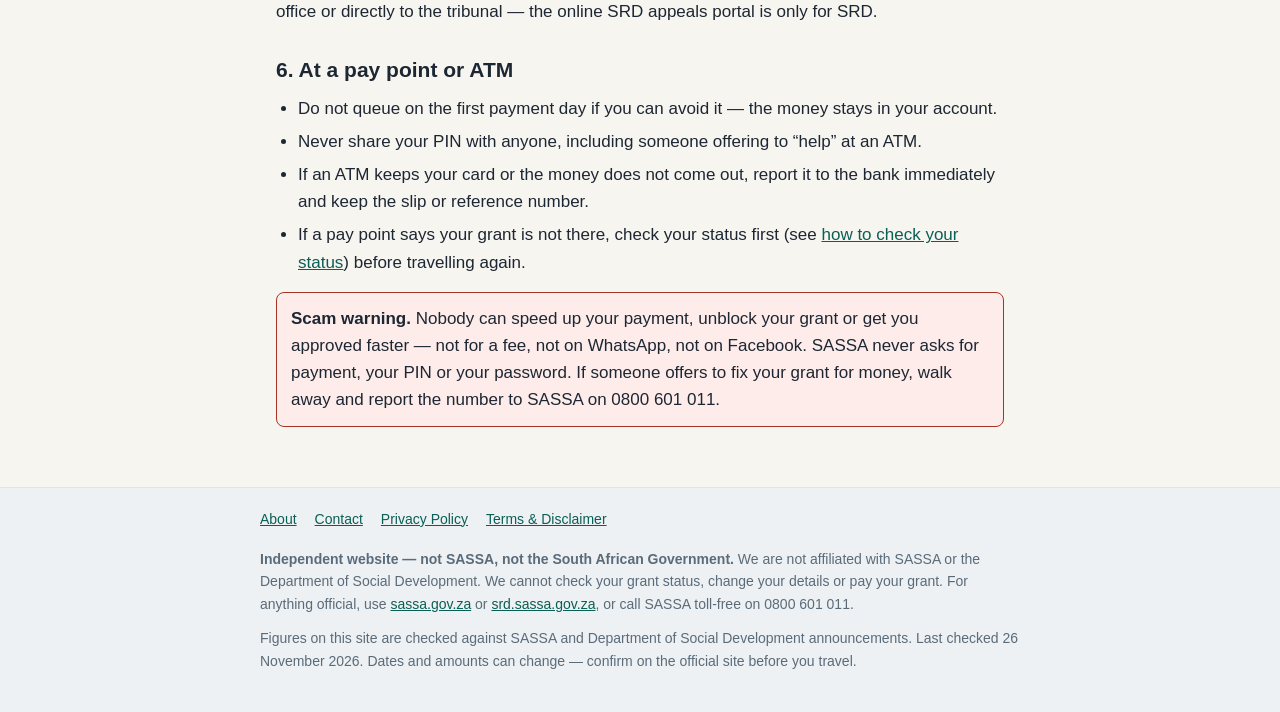
<file: grant-not-paid.html>
<!DOCTYPE html>
<html lang="en-ZA">
<head>
<meta charset="utf-8">
<meta name="viewport" content="width=device-width, initial-scale=1">
<title>SASSA Grant Not Paid? Under Review? What To Do Next</title>
<meta name="description" content="Your SASSA grant was not paid, is under review or was declined? What a review means, how to fix banking details, the Postbank Black Card, and how to appeal an SRD decline within 90 days.">
<link rel="canonical" href="https://sassa-grant-dates.vercel.app/grant-not-paid.html">
<meta property="og:type" content="website">
<meta property="og:title" content="SASSA Grant Not Paid or Under Review — What To Do">
<meta property="og:description" content="Reviews, banking details, the Postbank Black Card and SRD appeals — the steps to take when your grant does not arrive.">
<meta property="og:url" content="https://sassa-grant-dates.vercel.app/grant-not-paid.html">
<meta name="twitter:card" content="summary">
<link rel="stylesheet" href="styles.css">
</head>
<body>
<div class="disclaimer-bar">Independent website — not SASSA, not the South African Government. We cannot check your grant status. <a href="https://srd.sassa.gov.za/sc19/status">Check it on the official SASSA site &rarr;</a></div>
<header class="site-header">
  <div class="header-inner">
    <p class="site-title"><a href="index.html">SASSA Grant Dates</a></p>
    <p class="site-tagline">When is my grant paid, how much is it, and what do I do if it isn&rsquo;t there?</p>
  </div>
  <nav class="main-nav" aria-label="Main">
    <ul>
      <li><a href="index.html">Home</a></li>
      <li><a href="payment-dates.html">Payment Dates</a></li>
      <li><a href="grant-amounts.html">Amounts</a></li>
      <li><a href="calculator.html">Household Calculator</a></li>
      <li><a href="srd-eligibility.html">SRD Check</a></li>
      <li><a href="how-to-check-status.html">Check Status</a></li>
      <li><a href="grant-not-paid.html" aria-current="page">Grant Not Paid</a></li>
      <li><a href="updates.html">Updates</a></li>
    </ul>
  </nav>
</header>
<main>
  <h1>Grant not paid or under review?</h1>
  <p class="lede">Work through these steps in order. Most problems are one of four things: it is not your payment day yet, your bank details are wrong, your grant is under review, or your application was declined.</p>

  <h2>1. Check the date first</h2>
  <p>Make sure it is actually your payment day. See the <a href="payment-dates.html">payment calendar</a> — older persons are paid first, then disability, then children&rsquo;s grants. The SRD grant is paid in batches in the last week of the month, not on the three main payment days. If it is not your day yet, wait. If it is your day and the money is not there by the next morning, keep going.</p>

  <h2>2. Check your bank details</h2>
  <p>For the SRD grant, wrong or unverified bank details are one of the commonest reasons for a missed payment. On the official portal (<a href="https://srd.sassa.gov.za/">srd.sassa.gov.za</a>), check that the bank account is in your name and that the details are correct. If you changed banks, update the details there — do not give your bank details to anyone on WhatsApp, Facebook or SMS.</p>

  <h2>3. What &ldquo;under review&rdquo; means</h2>
  <p>SASSA regularly reviews grants to check that the person still qualifies — for example, that income, employment or other circumstances have not changed. If your grant is under review, SASSA should send you a notice telling you what it needs from you. <strong>Respond to that notice.</strong> If you ignore it, your grant can be suspended. In November 2026, grants under review were paid on 5 November, separately from the three main payment days.</p>
  <p>If you were not told why your grant is under review, phone SASSA toll-free on <strong>0800 601 011</strong> or visit your nearest SASSA office with your ID.</p>

  <h2>4. The Postbank Black Card</h2>
  <p>SASSA&rsquo;s old gold cards are being replaced by Postbank Black Cards. If your gold card stops working or is declined at an ATM or till, you need a Black Card. You can get one at Postbank branches and selected retailers — take your ID with you. You can also ask SASSA to pay your grant into your own bank account instead, so you do not depend on the card at all.</p>

  <h2>5. How to appeal a declined SRD grant</h2>
  <p>If your SRD application was declined for a month, you can appeal to the Independent Tribunal for Social Assistance Appeals. The tribunal is separate from SASSA — SASSA does not decide its own appeals.</p>
  <ol>
    <li>Go to <a href="https://srd.sassa.gov.za/appeals/">srd.sassa.gov.za/appeals</a>.</li>
    <li>Enter your ID number and the cellphone number on your application, then the SMS PIN.</li>
    <li>Choose the declined month. <strong>You must appeal each declined month separately</strong> — appealing one month does not appeal the others.</li>
    <li>Submit and keep the confirmation. The tribunal aims to finish an appeal within 60 to 90 days.</li>
  </ol>
  <p><strong>Deadline: 90 days from the decision.</strong> Appeal as soon as you can — SASSA suggests within 30 days. Appealing is free. Do not pay an agent to appeal for you.</p>
  <p>For a declined <em>permanent</em> grant (older persons, disability, child support), appeal at your SASSA office or directly to the tribunal — the online SRD appeals portal is only for SRD.</p>

  <h2>6. At a pay point or ATM</h2>
  <ul>
    <li>Do not queue on the first payment day if you can avoid it — the money stays in your account.</li>
    <li>Never share your PIN with anyone, including someone offering to &ldquo;help&rdquo; at an ATM.</li>
    <li>If an ATM keeps your card or the money does not come out, report it to the bank immediately and keep the slip or reference number.</li>
    <li>If a pay point says your grant is not there, check your status first (see <a href="how-to-check-status.html">how to check your status</a>) before travelling again.</li>
  </ul>

  <div class="warn"><strong>Scam warning.</strong> Nobody can speed up your payment, unblock your grant or get you approved faster — not for a fee, not on WhatsApp, not on Facebook. SASSA never asks for payment, your PIN or your password. If someone offers to fix your grant for money, walk away and report the number to SASSA on 0800 601 011.</div>

  <div class="ad-slot" data-ad-slot></div>
</main>
<footer class="site-footer">
  <div class="footer-inner">
    <nav aria-label="Footer">
      <ul>
        <li><a href="about.html">About</a></li>
        <li><a href="contact.html">Contact</a></li>
        <li><a href="privacy.html">Privacy Policy</a></li>
        <li><a href="terms.html">Terms &amp; Disclaimer</a></li>
      </ul>
    </nav>
    <p><strong>Independent website — not SASSA, not the South African Government.</strong> We are not affiliated with SASSA or the Department of Social Development. We cannot check your grant status, change your details or pay your grant. For anything official, use <a href="https://www.sassa.gov.za/">sassa.gov.za</a> or <a href="https://srd.sassa.gov.za/">srd.sassa.gov.za</a>, or call SASSA toll-free on 0800 601 011.</p>
    <p>Figures on this site are checked against SASSA and Department of Social Development announcements. Last checked 26 November 2026. Dates and amounts can change — confirm on the official site before you travel.</p>
  </div>
</footer>
<script src="config.js"></script>
<script src="js/data.js"></script>
<script src="js/main.js"></script>
<script src="js/ads.js"></script>
</body>
</html>
</file>
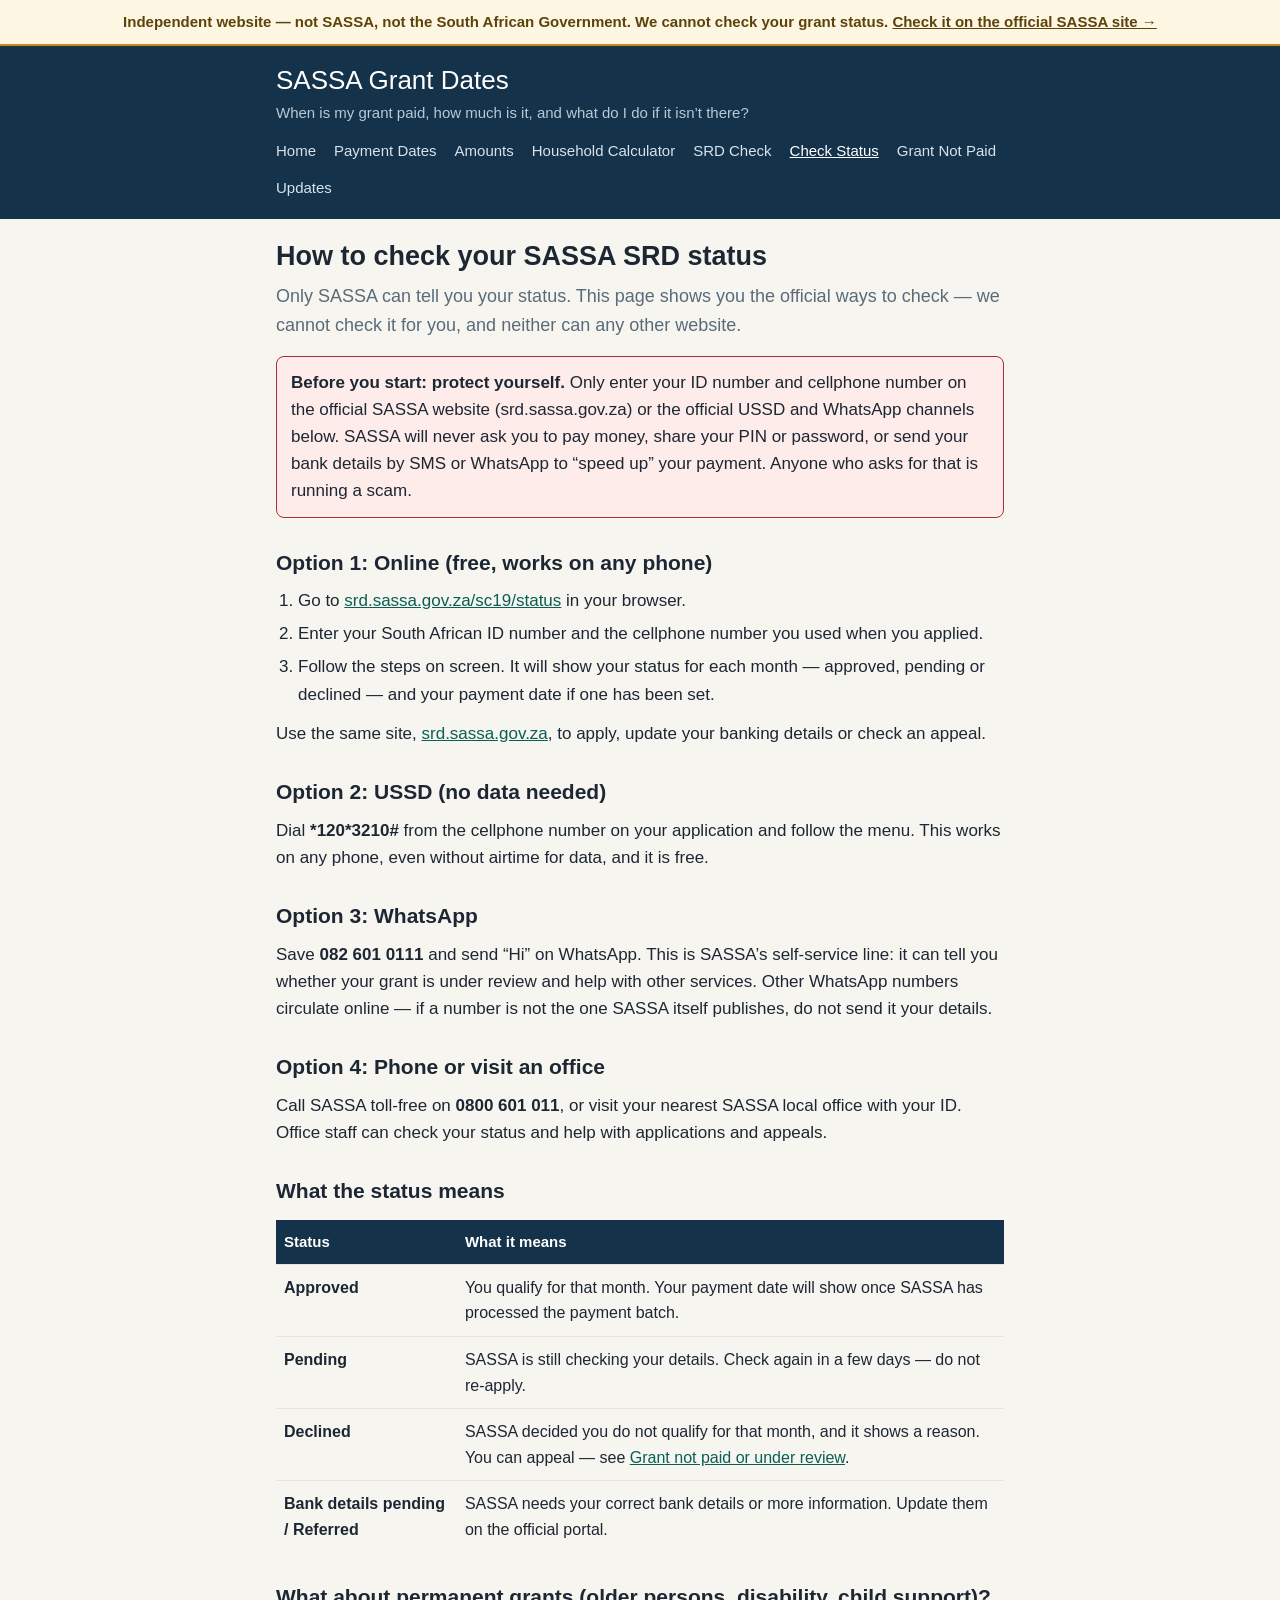
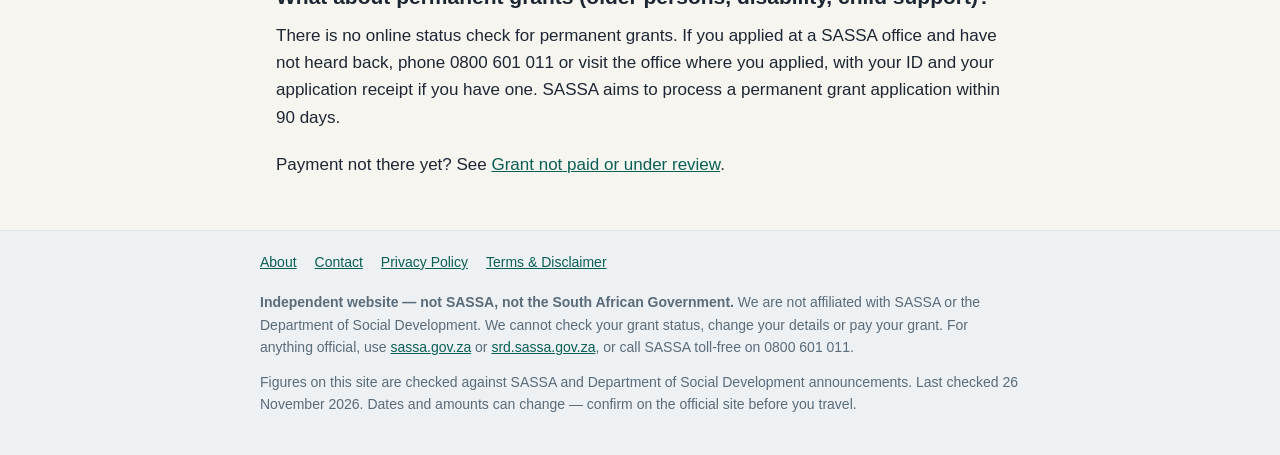
<file: how-to-check-status.html>
<!DOCTYPE html>
<html lang="en-ZA">
<head>
<meta charset="utf-8">
<meta name="viewport" content="width=device-width, initial-scale=1">
<title>How to Check Your SASSA SRD Status Online, by USSD and WhatsApp</title>
<meta name="description" content="Check your SASSA SRD R370 status the official way: online at srd.sassa.gov.za, by USSD *120*3210#, or on WhatsApp 082 601 0111. What each status means, and how to spot a scam.">
<link rel="canonical" href="https://sassa-grant-dates.vercel.app/how-to-check-status.html">
<meta property="og:type" content="website">
<meta property="og:title" content="How to Check Your SASSA SRD Status — Official Ways Only">
<meta property="og:description" content="Online, USSD and WhatsApp — the three official ways to check your SRD status, and what approved, pending and declined mean.">
<meta property="og:url" content="https://sassa-grant-dates.vercel.app/how-to-check-status.html">
<meta name="twitter:card" content="summary">
<link rel="stylesheet" href="styles.css">
</head>
<body>
<div class="disclaimer-bar">Independent website — not SASSA, not the South African Government. We cannot check your grant status. <a href="https://srd.sassa.gov.za/sc19/status">Check it on the official SASSA site &rarr;</a></div>
<header class="site-header">
  <div class="header-inner">
    <p class="site-title"><a href="index.html">SASSA Grant Dates</a></p>
    <p class="site-tagline">When is my grant paid, how much is it, and what do I do if it isn&rsquo;t there?</p>
  </div>
  <nav class="main-nav" aria-label="Main">
    <ul>
      <li><a href="index.html">Home</a></li>
      <li><a href="payment-dates.html">Payment Dates</a></li>
      <li><a href="grant-amounts.html">Amounts</a></li>
      <li><a href="calculator.html">Household Calculator</a></li>
      <li><a href="srd-eligibility.html">SRD Check</a></li>
      <li><a href="how-to-check-status.html" aria-current="page">Check Status</a></li>
      <li><a href="grant-not-paid.html">Grant Not Paid</a></li>
      <li><a href="updates.html">Updates</a></li>
    </ul>
  </nav>
</header>
<main>
  <h1>How to check your SASSA SRD status</h1>
  <p class="lede">Only SASSA can tell you your status. This page shows you the official ways to check — we cannot check it for you, and neither can any other website.</p>

  <div class="warn">
    <strong>Before you start: protect yourself.</strong> Only enter your ID number and cellphone number on the official SASSA website (srd.sassa.gov.za) or the official USSD and WhatsApp channels below. SASSA will never ask you to pay money, share your PIN or password, or send your bank details by SMS or WhatsApp to &ldquo;speed up&rdquo; your payment. Anyone who asks for that is running a scam.
  </div>

  <h2>Option 1: Online (free, works on any phone)</h2>
  <ol>
    <li>Go to <a href="https://srd.sassa.gov.za/sc19/status">srd.sassa.gov.za/sc19/status</a> in your browser.</li>
    <li>Enter your South African ID number and the cellphone number you used when you applied.</li>
    <li>Follow the steps on screen. It will show your status for each month — approved, pending or declined — and your payment date if one has been set.</li>
  </ol>
  <p>Use the same site, <a href="https://srd.sassa.gov.za/">srd.sassa.gov.za</a>, to apply, update your banking details or check an appeal.</p>

  <h2>Option 2: USSD (no data needed)</h2>
  <p>Dial <strong>*120*3210#</strong> from the cellphone number on your application and follow the menu. This works on any phone, even without airtime for data, and it is free.</p>

  <h2>Option 3: WhatsApp</h2>
  <p>Save <strong>082 601 0111</strong> and send &ldquo;Hi&rdquo; on WhatsApp. This is SASSA&rsquo;s self-service line: it can tell you whether your grant is under review and help with other services. Other WhatsApp numbers circulate online — if a number is not the one SASSA itself publishes, do not send it your details.</p>

  <h2>Option 4: Phone or visit an office</h2>
  <p>Call SASSA toll-free on <strong>0800 601 011</strong>, or visit your nearest SASSA local office with your ID. Office staff can check your status and help with applications and appeals.</p>

  <h2>What the status means</h2>
  <table>
    <tr><th>Status</th><th>What it means</th></tr>
    <tr><td><strong>Approved</strong></td><td>You qualify for that month. Your payment date will show once SASSA has processed the payment batch.</td></tr>
    <tr><td><strong>Pending</strong></td><td>SASSA is still checking your details. Check again in a few days — do not re-apply.</td></tr>
    <tr><td><strong>Declined</strong></td><td>SASSA decided you do not qualify for that month, and it shows a reason. You can appeal — see <a href="grant-not-paid.html">Grant not paid or under review</a>.</td></tr>
    <tr><td><strong>Bank details pending / Referred</strong></td><td>SASSA needs your correct bank details or more information. Update them on the official portal.</td></tr>
  </table>

  <h2>What about permanent grants (older persons, disability, child support)?</h2>
  <p>There is no online status check for permanent grants. If you applied at a SASSA office and have not heard back, phone 0800 601 011 or visit the office where you applied, with your ID and your application receipt if you have one. SASSA aims to process a permanent grant application within 90 days.</p>

  <div class="ad-slot" data-ad-slot></div>

  <p>Payment not there yet? See <a href="grant-not-paid.html">Grant not paid or under review</a>.</p>
</main>
<footer class="site-footer">
  <div class="footer-inner">
    <nav aria-label="Footer">
      <ul>
        <li><a href="about.html">About</a></li>
        <li><a href="contact.html">Contact</a></li>
        <li><a href="privacy.html">Privacy Policy</a></li>
        <li><a href="terms.html">Terms &amp; Disclaimer</a></li>
      </ul>
    </nav>
    <p><strong>Independent website — not SASSA, not the South African Government.</strong> We are not affiliated with SASSA or the Department of Social Development. We cannot check your grant status, change your details or pay your grant. For anything official, use <a href="https://www.sassa.gov.za/">sassa.gov.za</a> or <a href="https://srd.sassa.gov.za/">srd.sassa.gov.za</a>, or call SASSA toll-free on 0800 601 011.</p>
    <p>Figures on this site are checked against SASSA and Department of Social Development announcements. Last checked 26 November 2026. Dates and amounts can change — confirm on the official site before you travel.</p>
  </div>
</footer>
<script src="config.js"></script>
<script src="js/data.js"></script>
<script src="js/main.js"></script>
<script src="js/ads.js"></script>
</body>
</html>
</file>
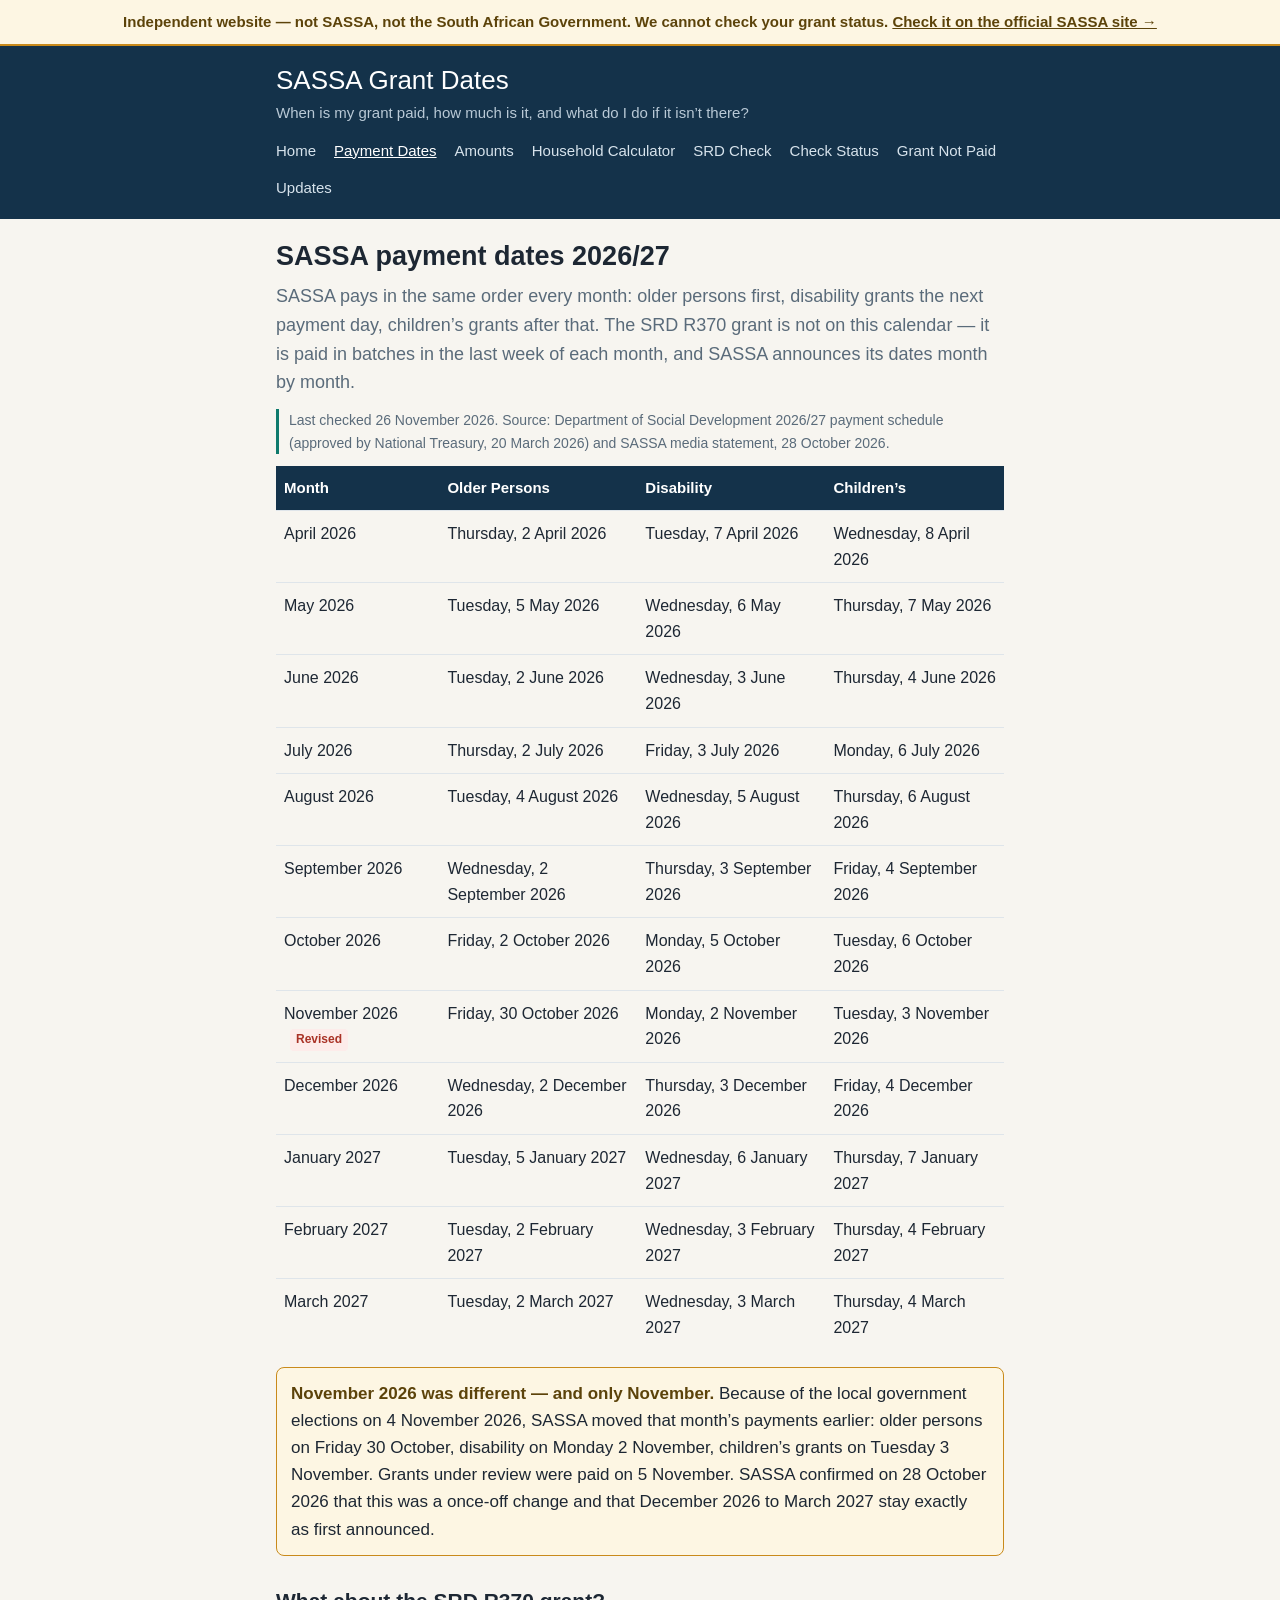
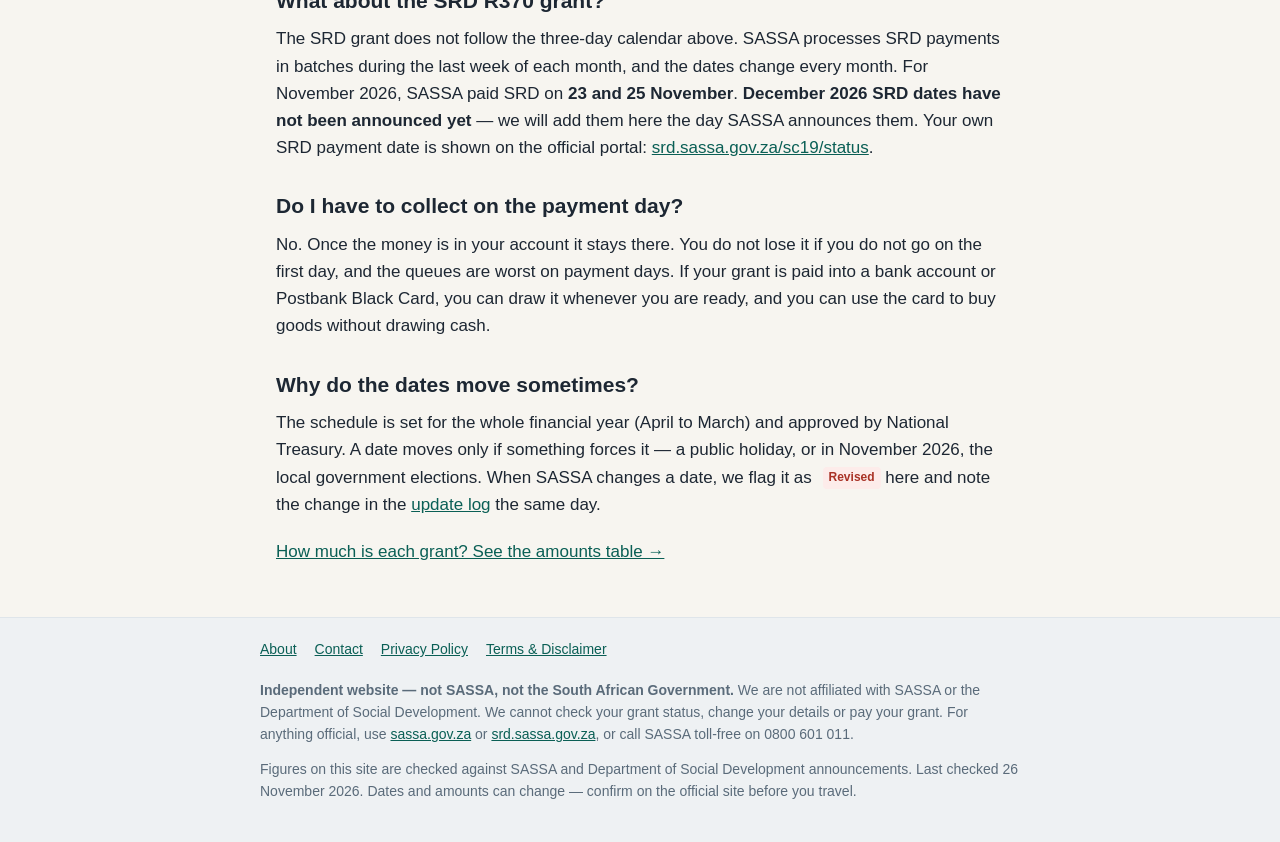
<file: payment-dates.html>
<!DOCTYPE html>
<html lang="en-ZA">
<head>
<meta charset="utf-8">
<meta name="viewport" content="width=device-width, initial-scale=1">
<title>SASSA Payment Dates 2026/27 | Full Calendar April 2026 – March 2027</title>
<meta name="description" content="The full SASSA payment calendar for 2026/27: older persons, disability and children's grant dates for every month from April 2026 to March 2027, including the revised November 2026 dates.">
<link rel="canonical" href="https://sassa-grant-dates.vercel.app/payment-dates.html">
<meta property="og:type" content="website">
<meta property="og:title" content="SASSA Payment Dates 2026/27 — Full Calendar">
<meta property="og:description" content="Every SASSA payment date from April 2026 to March 2027, with the November 2026 revision flagged. Checked 26 November 2026.">
<meta property="og:url" content="https://sassa-grant-dates.vercel.app/payment-dates.html">
<meta name="twitter:card" content="summary">
<link rel="stylesheet" href="styles.css">
</head>
<body>
<div class="disclaimer-bar">Independent website — not SASSA, not the South African Government. We cannot check your grant status. <a href="https://srd.sassa.gov.za/sc19/status">Check it on the official SASSA site &rarr;</a></div>
<header class="site-header">
  <div class="header-inner">
    <p class="site-title"><a href="index.html">SASSA Grant Dates</a></p>
    <p class="site-tagline">When is my grant paid, how much is it, and what do I do if it isn&rsquo;t there?</p>
  </div>
  <nav class="main-nav" aria-label="Main">
    <ul>
      <li><a href="index.html">Home</a></li>
      <li><a href="payment-dates.html" aria-current="page">Payment Dates</a></li>
      <li><a href="grant-amounts.html">Amounts</a></li>
      <li><a href="calculator.html">Household Calculator</a></li>
      <li><a href="srd-eligibility.html">SRD Check</a></li>
      <li><a href="how-to-check-status.html">Check Status</a></li>
      <li><a href="grant-not-paid.html">Grant Not Paid</a></li>
      <li><a href="updates.html">Updates</a></li>
    </ul>
  </nav>
</header>
<main>
  <h1>SASSA payment dates 2026/27</h1>
  <p class="lede">SASSA pays in the same order every month: older persons first, disability grants the next payment day, children&rsquo;s grants after that. The SRD R370 grant is not on this calendar — it is paid in batches in the last week of each month, and SASSA announces its dates month by month.</p>
  <p class="checked-line">Last checked 26 November 2026. Source: Department of Social Development 2026/27 payment schedule (approved by National Treasury, 20 March 2026) and SASSA media statement, 28 October 2026.</p>

  <table id="calendar-table"></table>

  <div class="notice">
    <strong>November 2026 was different — and only November.</strong> Because of the local government elections on 4 November 2026, SASSA moved that month&rsquo;s payments earlier: older persons on Friday 30 October, disability on Monday 2 November, children&rsquo;s grants on Tuesday 3 November. Grants under review were paid on 5 November. SASSA confirmed on 28 October 2026 that this was a once-off change and that December 2026 to March 2027 stay exactly as first announced.
  </div>

  <h2>What about the SRD R370 grant?</h2>
  <p>The SRD grant does not follow the three-day calendar above. SASSA processes SRD payments in batches during the last week of each month, and the dates change every month. For November 2026, SASSA paid SRD on <strong>23 and 25 November</strong>. <strong>December 2026 SRD dates have not been announced yet</strong> — we will add them here the day SASSA announces them. Your own SRD payment date is shown on the official portal: <a href="https://srd.sassa.gov.za/sc19/status">srd.sassa.gov.za/sc19/status</a>.</p>

  <h2>Do I have to collect on the payment day?</h2>
  <p>No. Once the money is in your account it stays there. You do not lose it if you do not go on the first day, and the queues are worst on payment days. If your grant is paid into a bank account or Postbank Black Card, you can draw it whenever you are ready, and you can use the card to buy goods without drawing cash.</p>

  <h2>Why do the dates move sometimes?</h2>
  <p>The schedule is set for the whole financial year (April to March) and approved by National Treasury. A date moves only if something forces it — a public holiday, or in November 2026, the local government elections. When SASSA changes a date, we flag it as <span class="flag">Revised</span> here and note the change in the <a href="updates.html">update log</a> the same day.</p>

  <div class="ad-slot" data-ad-slot></div>

  <p><a href="grant-amounts.html">How much is each grant? See the amounts table &rarr;</a></p>
</main>
<footer class="site-footer">
  <div class="footer-inner">
    <nav aria-label="Footer">
      <ul>
        <li><a href="about.html">About</a></li>
        <li><a href="contact.html">Contact</a></li>
        <li><a href="privacy.html">Privacy Policy</a></li>
        <li><a href="terms.html">Terms &amp; Disclaimer</a></li>
      </ul>
    </nav>
    <p><strong>Independent website — not SASSA, not the South African Government.</strong> We are not affiliated with SASSA or the Department of Social Development. We cannot check your grant status, change your details or pay your grant. For anything official, use <a href="https://www.sassa.gov.za/">sassa.gov.za</a> or <a href="https://srd.sassa.gov.za/">srd.sassa.gov.za</a>, or call SASSA toll-free on 0800 601 011.</p>
    <p>Figures on this site are checked against SASSA and Department of Social Development announcements. Last checked 26 November 2026. Dates and amounts can change — confirm on the official site before you travel.</p>
  </div>
</footer>
<script src="config.js"></script>
<script src="js/data.js"></script>
<script src="js/main.js"></script>
<script src="js/ads.js"></script>
</body>
</html>
</file>
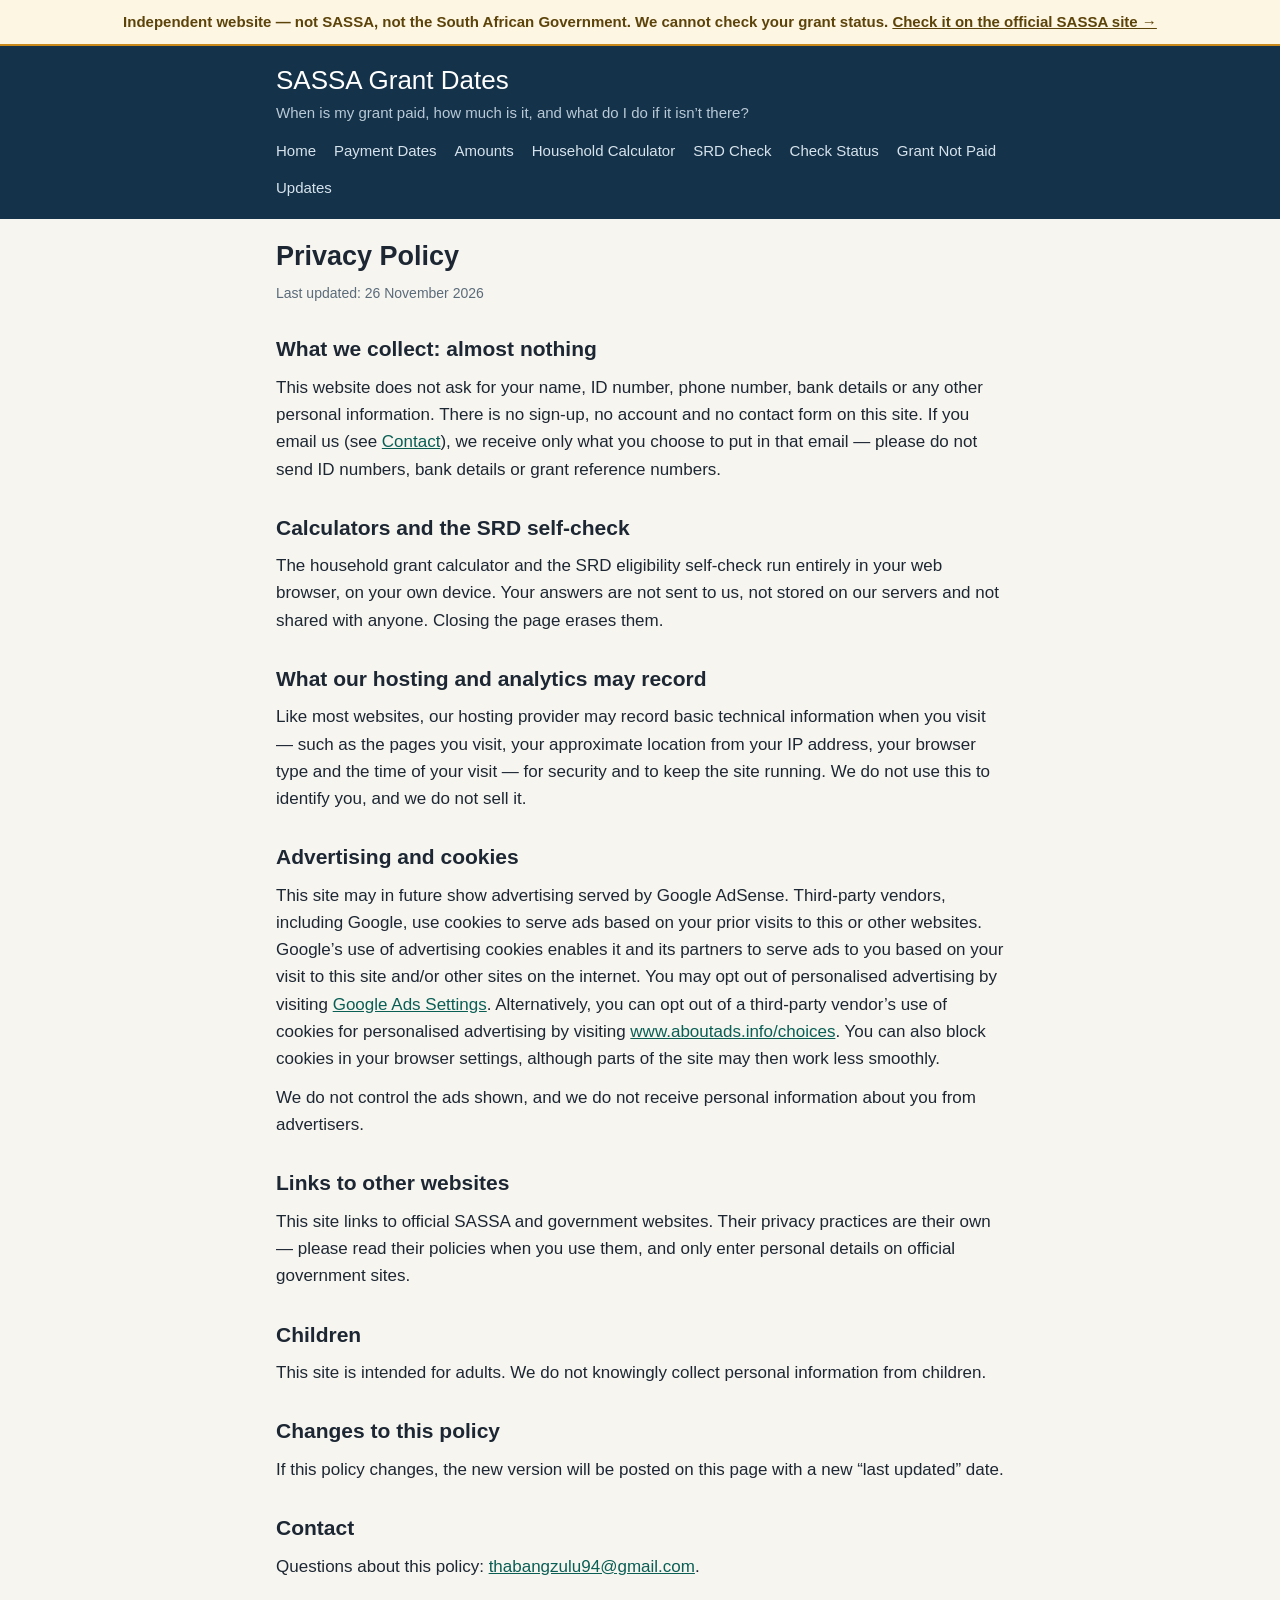
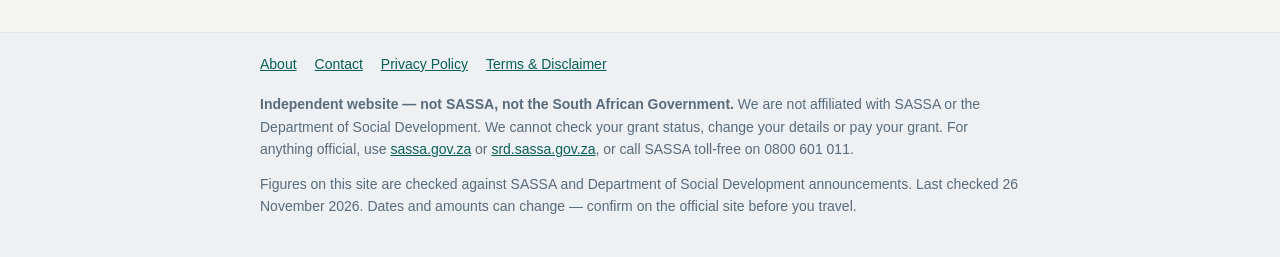
<file: privacy.html>
<!DOCTYPE html>
<html lang="en-ZA">
<head>
<meta charset="utf-8">
<meta name="viewport" content="width=device-width, initial-scale=1">
<title>Privacy Policy | SASSA Grant Dates</title>
<meta name="description" content="Privacy policy for SASSA Grant Dates: what we collect (almost nothing), what the calculators do with your answers, and how advertising cookies work.">
<link rel="canonical" href="https://sassa-grant-dates.vercel.app/privacy.html">
<meta property="og:type" content="website">
<meta property="og:title" content="Privacy Policy — SASSA Grant Dates">
<meta property="og:description" content="We collect no personal data. The calculators and self-check run entirely on your device.">
<meta property="og:url" content="https://sassa-grant-dates.vercel.app/privacy.html">
<meta name="twitter:card" content="summary">
<link rel="stylesheet" href="styles.css">
</head>
<body>
<div class="disclaimer-bar">Independent website — not SASSA, not the South African Government. We cannot check your grant status. <a href="https://srd.sassa.gov.za/sc19/status">Check it on the official SASSA site &rarr;</a></div>
<header class="site-header">
  <div class="header-inner">
    <p class="site-title"><a href="index.html">SASSA Grant Dates</a></p>
    <p class="site-tagline">When is my grant paid, how much is it, and what do I do if it isn&rsquo;t there?</p>
  </div>
  <nav class="main-nav" aria-label="Main">
    <ul>
      <li><a href="index.html">Home</a></li>
      <li><a href="payment-dates.html">Payment Dates</a></li>
      <li><a href="grant-amounts.html">Amounts</a></li>
      <li><a href="calculator.html">Household Calculator</a></li>
      <li><a href="srd-eligibility.html">SRD Check</a></li>
      <li><a href="how-to-check-status.html">Check Status</a></li>
      <li><a href="grant-not-paid.html">Grant Not Paid</a></li>
      <li><a href="updates.html">Updates</a></li>
    </ul>
  </nav>
</header>
<main>
  <h1>Privacy Policy</h1>
  <p class="small">Last updated: 26 November 2026</p>

  <h2>What we collect: almost nothing</h2>
  <p>This website does not ask for your name, ID number, phone number, bank details or any other personal information. There is no sign-up, no account and no contact form on this site. If you email us (see <a href="contact.html">Contact</a>), we receive only what you choose to put in that email — please do not send ID numbers, bank details or grant reference numbers.</p>

  <h2>Calculators and the SRD self-check</h2>
  <p>The household grant calculator and the SRD eligibility self-check run entirely in your web browser, on your own device. Your answers are not sent to us, not stored on our servers and not shared with anyone. Closing the page erases them.</p>

  <h2>What our hosting and analytics may record</h2>
  <p>Like most websites, our hosting provider may record basic technical information when you visit — such as the pages you visit, your approximate location from your IP address, your browser type and the time of your visit — for security and to keep the site running. We do not use this to identify you, and we do not sell it.</p>

  <h2>Advertising and cookies</h2>
  <p>This site may in future show advertising served by Google AdSense. Third-party vendors, including Google, use cookies to serve ads based on your prior visits to this or other websites. Google&rsquo;s use of advertising cookies enables it and its partners to serve ads to you based on your visit to this site and/or other sites on the internet. You may opt out of personalised advertising by visiting <a href="https://www.google.com/settings/ads">Google Ads Settings</a>. Alternatively, you can opt out of a third-party vendor&rsquo;s use of cookies for personalised advertising by visiting <a href="https://www.aboutads.info/choices/">www.aboutads.info/choices</a>. You can also block cookies in your browser settings, although parts of the site may then work less smoothly.</p>
  <p>We do not control the ads shown, and we do not receive personal information about you from advertisers.</p>

  <h2>Links to other websites</h2>
  <p>This site links to official SASSA and government websites. Their privacy practices are their own — please read their policies when you use them, and only enter personal details on official government sites.</p>

  <h2>Children</h2>
  <p>This site is intended for adults. We do not knowingly collect personal information from children.</p>

  <h2>Changes to this policy</h2>
  <p>If this policy changes, the new version will be posted on this page with a new &ldquo;last updated&rdquo; date.</p>

  <h2>Contact</h2>
  <p>Questions about this policy: <a href="mailto:thabangzulu94@gmail.com">thabangzulu94@gmail.com</a>.</p>
</main>
<footer class="site-footer">
  <div class="footer-inner">
    <nav aria-label="Footer">
      <ul>
        <li><a href="about.html">About</a></li>
        <li><a href="contact.html">Contact</a></li>
        <li><a href="privacy.html" aria-current="page">Privacy Policy</a></li>
        <li><a href="terms.html">Terms &amp; Disclaimer</a></li>
      </ul>
    </nav>
    <p><strong>Independent website — not SASSA, not the South African Government.</strong> We are not affiliated with SASSA or the Department of Social Development. We cannot check your grant status, change your details or pay your grant. For anything official, use <a href="https://www.sassa.gov.za/">sassa.gov.za</a> or <a href="https://srd.sassa.gov.za/">srd.sassa.gov.za</a>, or call SASSA toll-free on 0800 601 011.</p>
    <p>Figures on this site are checked against SASSA and Department of Social Development announcements. Last checked 26 November 2026. Dates and amounts can change — confirm on the official site before you travel.</p>
  </div>
</footer>
<script src="config.js"></script>
<script src="js/data.js"></script>
<script src="js/main.js"></script>
<script src="js/ads.js"></script>
</body>
</html>
</file>
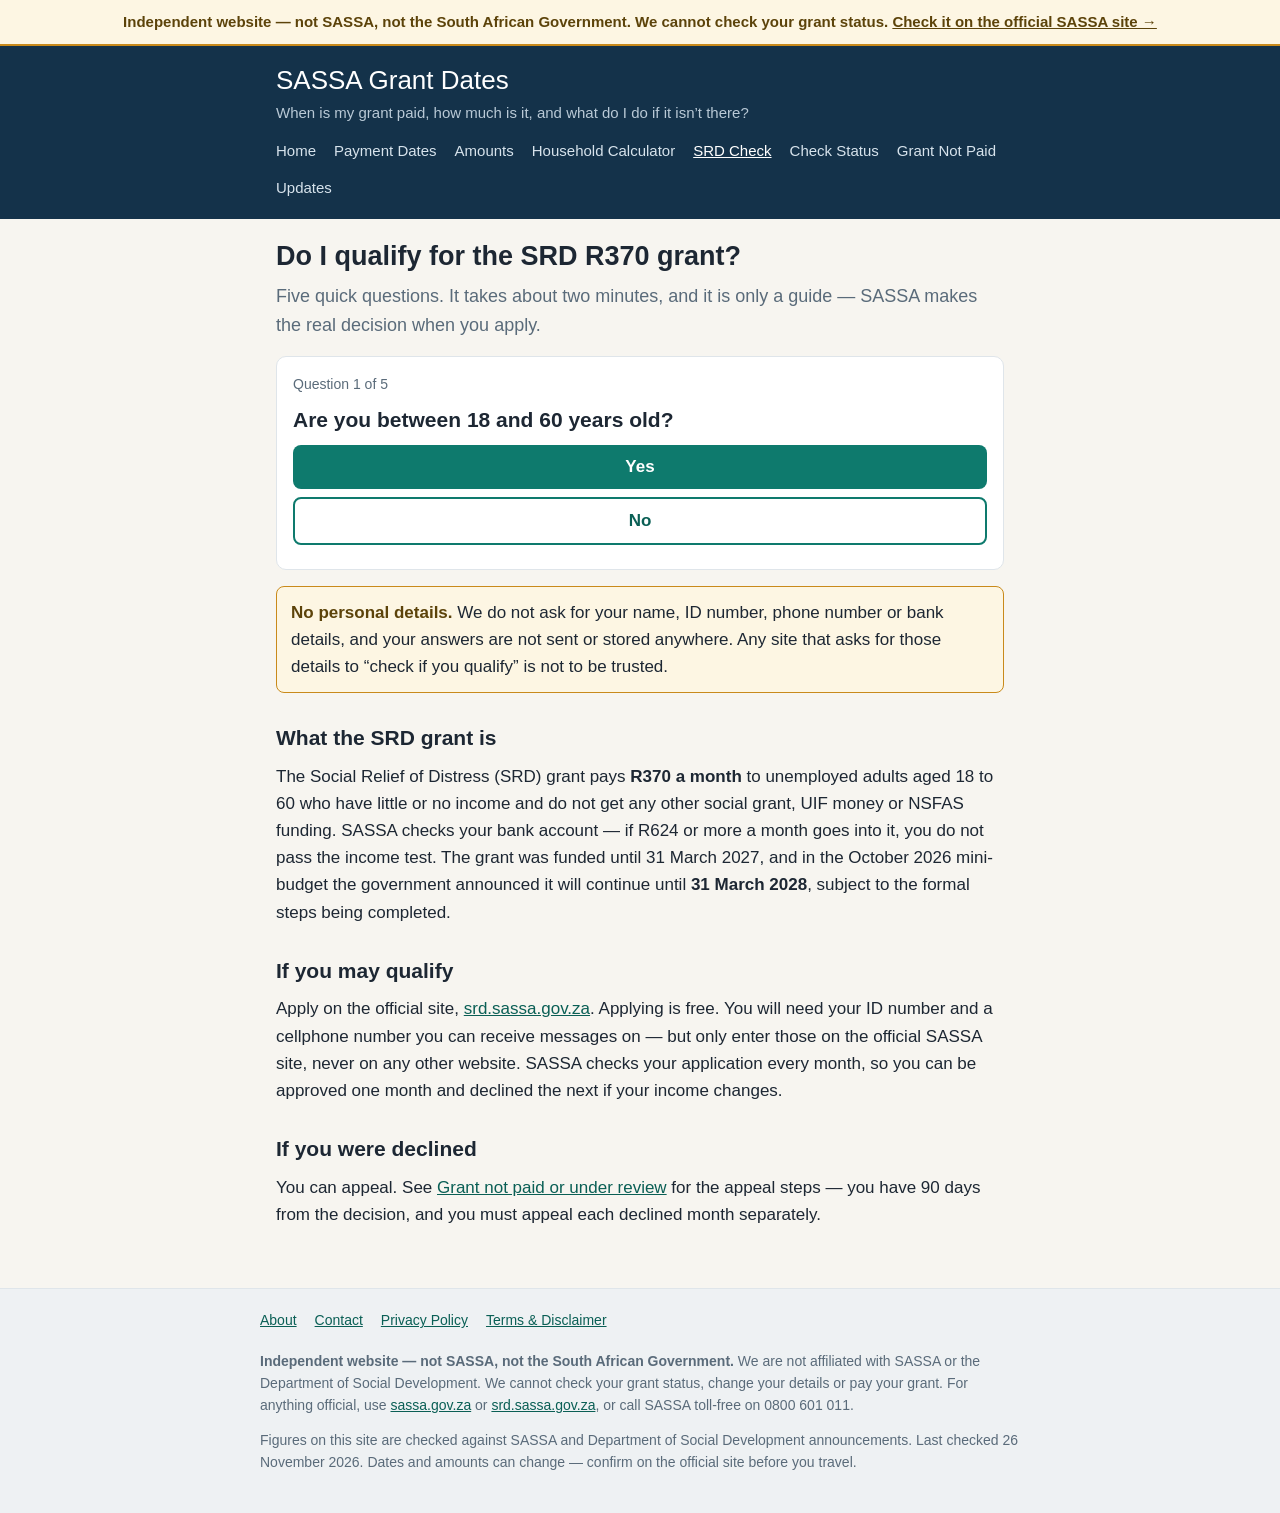
<file: srd-eligibility.html>
<!DOCTYPE html>
<html lang="en-ZA">
<head>
<meta charset="utf-8">
<meta name="viewport" content="width=device-width, initial-scale=1">
<title>Do I Qualify for the SRD R370 Grant? | SRD Eligibility Self-Check</title>
<meta name="description" content="Five quick questions to see whether you may qualify for the SASSA SRD R370 grant. No ID number, no phone number, no personal details — the check runs on your device only.">
<link rel="canonical" href="https://sassa-grant-dates.vercel.app/srd-eligibility.html">
<meta property="og:type" content="website">
<meta property="og:title" content="SRD Eligibility Self-Check — Do I Qualify for the R370 Grant?">
<meta property="og:description" content="Five questions, two minutes, no personal details. Find out whether you may qualify for the SRD grant.">
<meta property="og:url" content="https://sassa-grant-dates.vercel.app/srd-eligibility.html">
<meta name="twitter:card" content="summary">
<link rel="stylesheet" href="styles.css">
</head>
<body>
<div class="disclaimer-bar">Independent website — not SASSA, not the South African Government. We cannot check your grant status. <a href="https://srd.sassa.gov.za/sc19/status">Check it on the official SASSA site &rarr;</a></div>
<header class="site-header">
  <div class="header-inner">
    <p class="site-title"><a href="index.html">SASSA Grant Dates</a></p>
    <p class="site-tagline">When is my grant paid, how much is it, and what do I do if it isn&rsquo;t there?</p>
  </div>
  <nav class="main-nav" aria-label="Main">
    <ul>
      <li><a href="index.html">Home</a></li>
      <li><a href="payment-dates.html">Payment Dates</a></li>
      <li><a href="grant-amounts.html">Amounts</a></li>
      <li><a href="calculator.html">Household Calculator</a></li>
      <li><a href="srd-eligibility.html" aria-current="page">SRD Check</a></li>
      <li><a href="how-to-check-status.html">Check Status</a></li>
      <li><a href="grant-not-paid.html">Grant Not Paid</a></li>
      <li><a href="updates.html">Updates</a></li>
    </ul>
  </nav>
</header>
<main>
  <h1>Do I qualify for the SRD R370 grant?</h1>
  <p class="lede">Five quick questions. It takes about two minutes, and it is only a guide — SASSA makes the real decision when you apply.</p>

  <div class="card" id="srd-quiz">
    <p class="quiz-progress" id="quiz-progress">Question 1 of 5</p>
    <h2 id="quiz-question"></h2>
    <div class="quiz-buttons">
      <button class="btn btn-block" type="button" data-answer="yes">Yes</button>
      <button class="btn btn-secondary btn-block" type="button" data-answer="no">No</button>
    </div>
    <div id="quiz-result"></div>
  </div>

  <div class="notice"><strong>No personal details.</strong> We do not ask for your name, ID number, phone number or bank details, and your answers are not sent or stored anywhere. Any site that asks for those details to &ldquo;check if you qualify&rdquo; is not to be trusted.</div>

  <h2>What the SRD grant is</h2>
  <p>The Social Relief of Distress (SRD) grant pays <strong>R370 a month</strong> to unemployed adults aged 18 to 60 who have little or no income and do not get any other social grant, UIF money or NSFAS funding. SASSA checks your bank account — if R624 or more a month goes into it, you do not pass the income test. The grant was funded until 31 March 2027, and in the October 2026 mini-budget the government announced it will continue until <strong>31 March 2028</strong>, subject to the formal steps being completed.</p>

  <h2>If you may qualify</h2>
  <p>Apply on the official site, <a href="https://srd.sassa.gov.za/">srd.sassa.gov.za</a>. Applying is free. You will need your ID number and a cellphone number you can receive messages on — but only enter those on the official SASSA site, never on any other website. SASSA checks your application every month, so you can be approved one month and declined the next if your income changes.</p>

  <h2>If you were declined</h2>
  <p>You can appeal. See <a href="grant-not-paid.html">Grant not paid or under review</a> for the appeal steps — you have 90 days from the decision, and you must appeal each declined month separately.</p>

  <div class="ad-slot" data-ad-slot></div>
</main>
<footer class="site-footer">
  <div class="footer-inner">
    <nav aria-label="Footer">
      <ul>
        <li><a href="about.html">About</a></li>
        <li><a href="contact.html">Contact</a></li>
        <li><a href="privacy.html">Privacy Policy</a></li>
        <li><a href="terms.html">Terms &amp; Disclaimer</a></li>
      </ul>
    </nav>
    <p><strong>Independent website — not SASSA, not the South African Government.</strong> We are not affiliated with SASSA or the Department of Social Development. We cannot check your grant status, change your details or pay your grant. For anything official, use <a href="https://www.sassa.gov.za/">sassa.gov.za</a> or <a href="https://srd.sassa.gov.za/">srd.sassa.gov.za</a>, or call SASSA toll-free on 0800 601 011.</p>
    <p>Figures on this site are checked against SASSA and Department of Social Development announcements. Last checked 26 November 2026. Dates and amounts can change — confirm on the official site before you travel.</p>
  </div>
</footer>
<script src="config.js"></script>
<script src="js/data.js"></script>
<script src="js/main.js"></script>
<script src="js/ads.js"></script>
</body>
</html>
</file>
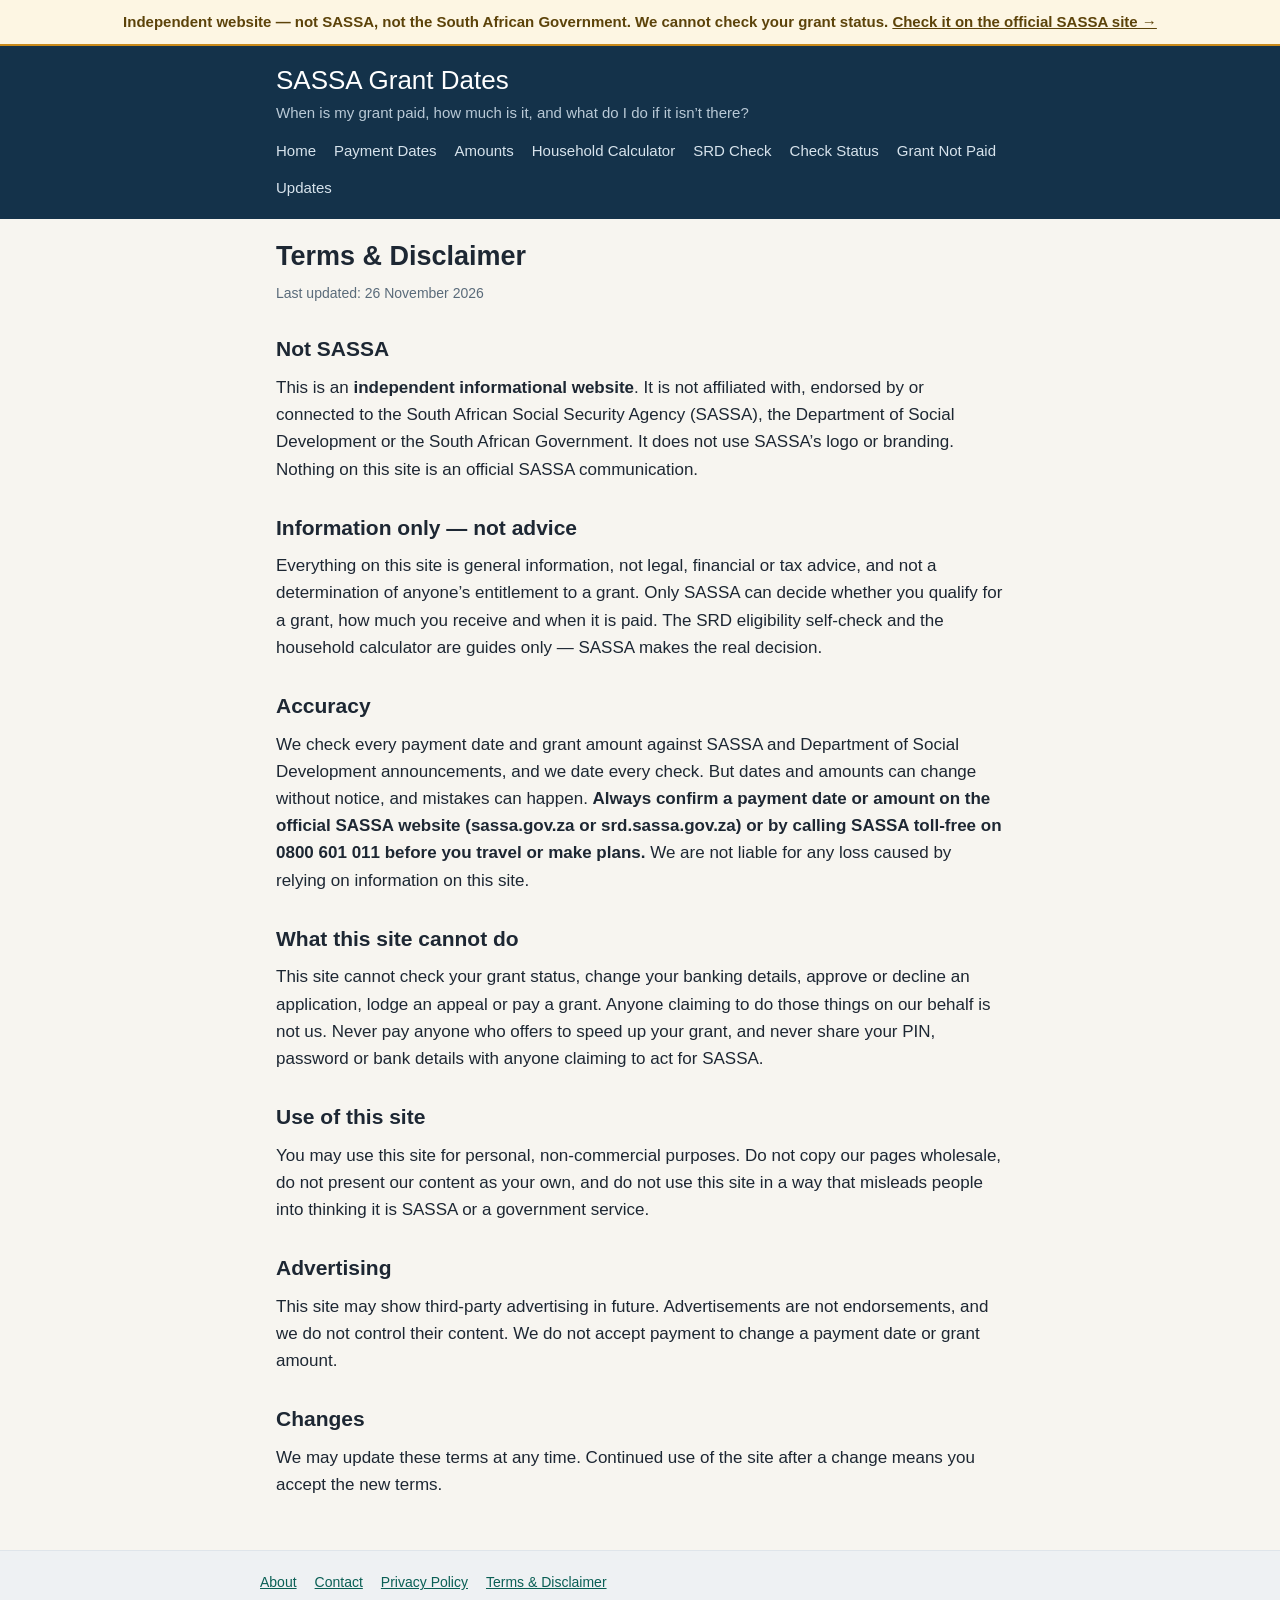
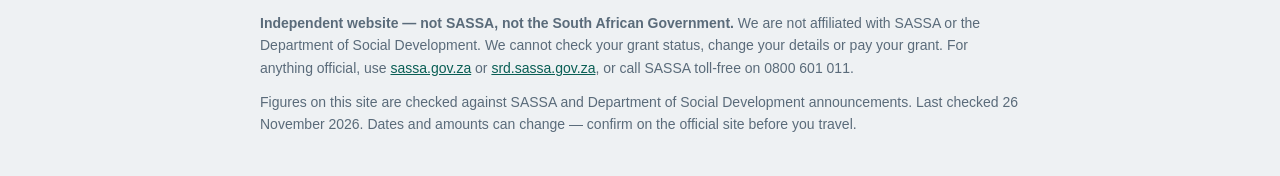
<file: terms.html>
<!DOCTYPE html>
<html lang="en-ZA">
<head>
<meta charset="utf-8">
<meta name="viewport" content="width=device-width, initial-scale=1">
<title>Terms &amp; Disclaimer | SASSA Grant Dates</title>
<meta name="description" content="Terms of use and disclaimer for SASSA Grant Dates: an independent informational website, not affiliated with SASSA or the South African Government.">
<link rel="canonical" href="https://sassa-grant-dates.vercel.app/terms.html">
<meta property="og:type" content="website">
<meta property="og:title" content="Terms &amp; Disclaimer — SASSA Grant Dates">
<meta property="og:description" content="Independent informational website. Not SASSA, not government. Figures are information only, not advice.">
<meta property="og:url" content="https://sassa-grant-dates.vercel.app/terms.html">
<meta name="twitter:card" content="summary">
<link rel="stylesheet" href="styles.css">
</head>
<body>
<div class="disclaimer-bar">Independent website — not SASSA, not the South African Government. We cannot check your grant status. <a href="https://srd.sassa.gov.za/sc19/status">Check it on the official SASSA site &rarr;</a></div>
<header class="site-header">
  <div class="header-inner">
    <p class="site-title"><a href="index.html">SASSA Grant Dates</a></p>
    <p class="site-tagline">When is my grant paid, how much is it, and what do I do if it isn&rsquo;t there?</p>
  </div>
  <nav class="main-nav" aria-label="Main">
    <ul>
      <li><a href="index.html">Home</a></li>
      <li><a href="payment-dates.html">Payment Dates</a></li>
      <li><a href="grant-amounts.html">Amounts</a></li>
      <li><a href="calculator.html">Household Calculator</a></li>
      <li><a href="srd-eligibility.html">SRD Check</a></li>
      <li><a href="how-to-check-status.html">Check Status</a></li>
      <li><a href="grant-not-paid.html">Grant Not Paid</a></li>
      <li><a href="updates.html">Updates</a></li>
    </ul>
  </nav>
</header>
<main>
  <h1>Terms &amp; Disclaimer</h1>
  <p class="small">Last updated: 26 November 2026</p>

  <h2>Not SASSA</h2>
  <p>This is an <strong>independent informational website</strong>. It is not affiliated with, endorsed by or connected to the South African Social Security Agency (SASSA), the Department of Social Development or the South African Government. It does not use SASSA&rsquo;s logo or branding. Nothing on this site is an official SASSA communication.</p>

  <h2>Information only — not advice</h2>
  <p>Everything on this site is general information, not legal, financial or tax advice, and not a determination of anyone&rsquo;s entitlement to a grant. Only SASSA can decide whether you qualify for a grant, how much you receive and when it is paid. The SRD eligibility self-check and the household calculator are guides only — SASSA makes the real decision.</p>

  <h2>Accuracy</h2>
  <p>We check every payment date and grant amount against SASSA and Department of Social Development announcements, and we date every check. But dates and amounts can change without notice, and mistakes can happen. <strong>Always confirm a payment date or amount on the official SASSA website (sassa.gov.za or srd.sassa.gov.za) or by calling SASSA toll-free on 0800 601 011 before you travel or make plans.</strong> We are not liable for any loss caused by relying on information on this site.</p>

  <h2>What this site cannot do</h2>
  <p>This site cannot check your grant status, change your banking details, approve or decline an application, lodge an appeal or pay a grant. Anyone claiming to do those things on our behalf is not us. Never pay anyone who offers to speed up your grant, and never share your PIN, password or bank details with anyone claiming to act for SASSA.</p>

  <h2>Use of this site</h2>
  <p>You may use this site for personal, non-commercial purposes. Do not copy our pages wholesale, do not present our content as your own, and do not use this site in a way that misleads people into thinking it is SASSA or a government service.</p>

  <h2>Advertising</h2>
  <p>This site may show third-party advertising in future. Advertisements are not endorsements, and we do not control their content. We do not accept payment to change a payment date or grant amount.</p>

  <h2>Changes</h2>
  <p>We may update these terms at any time. Continued use of the site after a change means you accept the new terms.</p>
</main>
<footer class="site-footer">
  <div class="footer-inner">
    <nav aria-label="Footer">
      <ul>
        <li><a href="about.html">About</a></li>
        <li><a href="contact.html">Contact</a></li>
        <li><a href="privacy.html">Privacy Policy</a></li>
        <li><a href="terms.html" aria-current="page">Terms &amp; Disclaimer</a></li>
      </ul>
    </nav>
    <p><strong>Independent website — not SASSA, not the South African Government.</strong> We are not affiliated with SASSA or the Department of Social Development. We cannot check your grant status, change your details or pay your grant. For anything official, use <a href="https://www.sassa.gov.za/">sassa.gov.za</a> or <a href="https://srd.sassa.gov.za/">srd.sassa.gov.za</a>, or call SASSA toll-free on 0800 601 011.</p>
    <p>Figures on this site are checked against SASSA and Department of Social Development announcements. Last checked 26 November 2026. Dates and amounts can change — confirm on the official site before you travel.</p>
  </div>
</footer>
<script src="config.js"></script>
<script src="js/data.js"></script>
<script src="js/main.js"></script>
<script src="js/ads.js"></script>
</body>
</html>
</file>
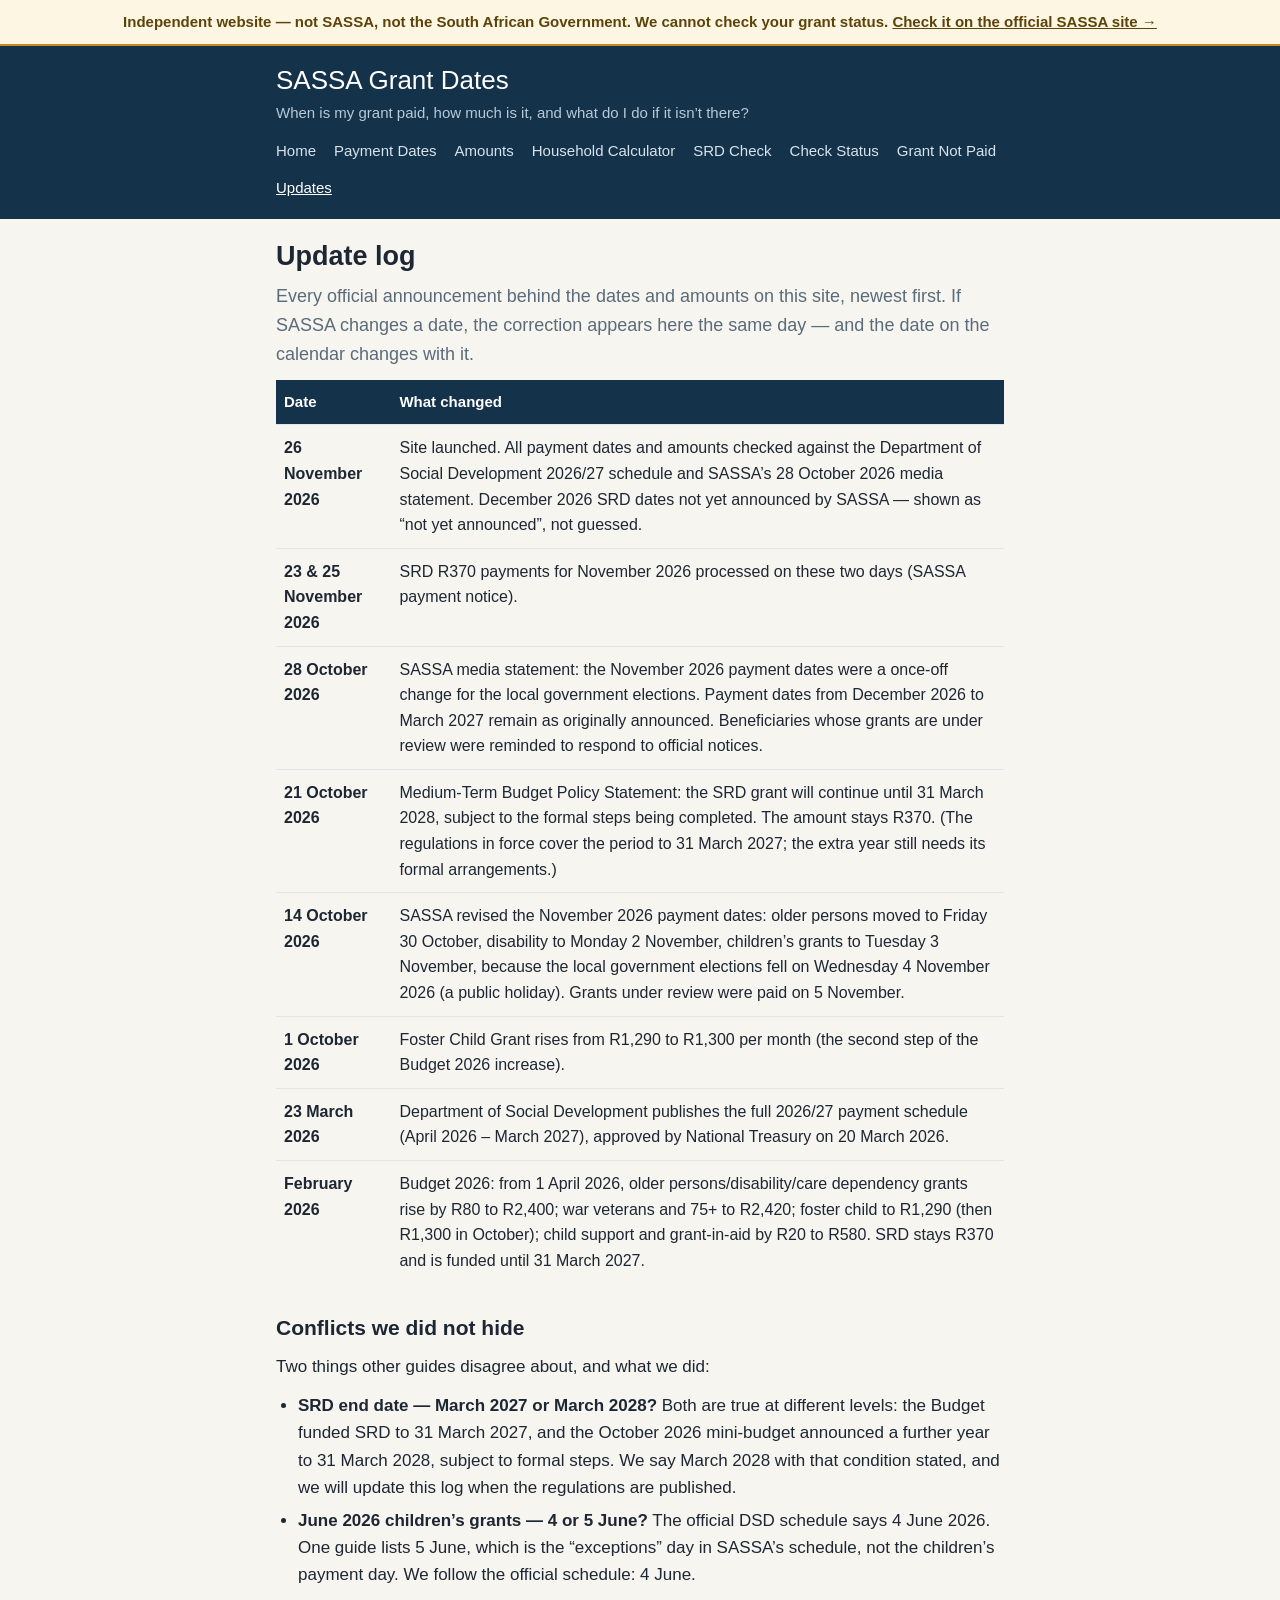
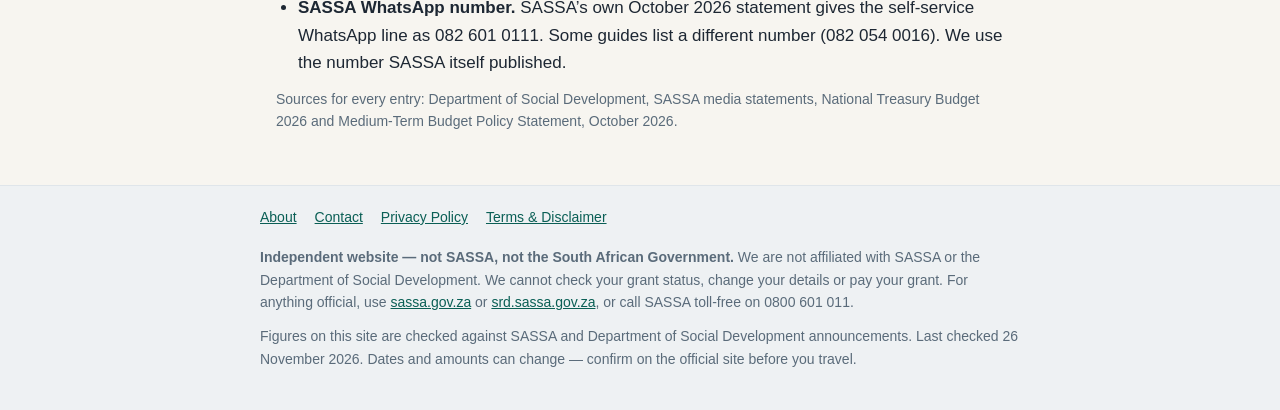
<file: updates.html>
<!DOCTYPE html>
<html lang="en-ZA">
<head>
<meta charset="utf-8">
<meta name="viewport" content="width=device-width, initial-scale=1">
<title>Update Log | SASSA Grant Dates — What Changed and When</title>
<meta name="description" content="Every official SASSA announcement used on this site, in reverse date order: payment schedules, grant increases, SRD dates and extensions, with the source for each.">
<link rel="canonical" href="https://sassa-grant-dates.vercel.app/updates.html">
<meta property="og:type" content="website">
<meta property="og:title" content="Update Log — SASSA Grant Dates">
<meta property="og:description" content="Every official announcement behind the dates and amounts on this site, newest first.">
<meta property="og:url" content="https://sassa-grant-dates.vercel.app/updates.html">
<meta name="twitter:card" content="summary">
<link rel="stylesheet" href="styles.css">
</head>
<body>
<div class="disclaimer-bar">Independent website — not SASSA, not the South African Government. We cannot check your grant status. <a href="https://srd.sassa.gov.za/sc19/status">Check it on the official SASSA site &rarr;</a></div>
<header class="site-header">
  <div class="header-inner">
    <p class="site-title"><a href="index.html">SASSA Grant Dates</a></p>
    <p class="site-tagline">When is my grant paid, how much is it, and what do I do if it isn&rsquo;t there?</p>
  </div>
  <nav class="main-nav" aria-label="Main">
    <ul>
      <li><a href="index.html">Home</a></li>
      <li><a href="payment-dates.html">Payment Dates</a></li>
      <li><a href="grant-amounts.html">Amounts</a></li>
      <li><a href="calculator.html">Household Calculator</a></li>
      <li><a href="srd-eligibility.html">SRD Check</a></li>
      <li><a href="how-to-check-status.html">Check Status</a></li>
      <li><a href="grant-not-paid.html">Grant Not Paid</a></li>
      <li><a href="updates.html" aria-current="page">Updates</a></li>
    </ul>
  </nav>
</header>
<main>
  <h1>Update log</h1>
  <p class="lede">Every official announcement behind the dates and amounts on this site, newest first. If SASSA changes a date, the correction appears here the same day — and the date on the calendar changes with it.</p>

  <table>
    <tr><th>Date</th><th>What changed</th></tr>
    <tr><td><strong>26 November 2026</strong></td><td>Site launched. All payment dates and amounts checked against the Department of Social Development 2026/27 schedule and SASSA&rsquo;s 28 October 2026 media statement. December 2026 SRD dates not yet announced by SASSA — shown as &ldquo;not yet announced&rdquo;, not guessed.</td></tr>
    <tr><td><strong>23 &amp; 25 November 2026</strong></td><td>SRD R370 payments for November 2026 processed on these two days (SASSA payment notice).</td></tr>
    <tr><td><strong>28 October 2026</strong></td><td>SASSA media statement: the November 2026 payment dates were a once-off change for the local government elections. Payment dates from December 2026 to March 2027 remain as originally announced. Beneficiaries whose grants are under review were reminded to respond to official notices.</td></tr>
    <tr><td><strong>21 October 2026</strong></td><td>Medium-Term Budget Policy Statement: the SRD grant will continue until 31 March 2028, subject to the formal steps being completed. The amount stays R370. (The regulations in force cover the period to 31 March 2027; the extra year still needs its formal arrangements.)</td></tr>
    <tr><td><strong>14 October 2026</strong></td><td>SASSA revised the November 2026 payment dates: older persons moved to Friday 30 October, disability to Monday 2 November, children&rsquo;s grants to Tuesday 3 November, because the local government elections fell on Wednesday 4 November 2026 (a public holiday). Grants under review were paid on 5 November.</td></tr>
    <tr><td><strong>1 October 2026</strong></td><td>Foster Child Grant rises from R1,290 to R1,300 per month (the second step of the Budget 2026 increase).</td></tr>
    <tr><td><strong>23 March 2026</strong></td><td>Department of Social Development publishes the full 2026/27 payment schedule (April 2026 – March 2027), approved by National Treasury on 20 March 2026.</td></tr>
    <tr><td><strong>February 2026</strong></td><td>Budget 2026: from 1 April 2026, older persons/disability/care dependency grants rise by R80 to R2,400; war veterans and 75+ to R2,420; foster child to R1,290 (then R1,300 in October); child support and grant-in-aid by R20 to R580. SRD stays R370 and is funded until 31 March 2027.</td></tr>
  </table>

  <h2>Conflicts we did not hide</h2>
  <p>Two things other guides disagree about, and what we did:</p>
  <ul>
    <li><strong>SRD end date — March 2027 or March 2028?</strong> Both are true at different levels: the Budget funded SRD to 31 March 2027, and the October 2026 mini-budget announced a further year to 31 March 2028, subject to formal steps. We say March 2028 with that condition stated, and we will update this log when the regulations are published.</li>
    <li><strong>June 2026 children&rsquo;s grants — 4 or 5 June?</strong> The official DSD schedule says 4 June 2026. One guide lists 5 June, which is the &ldquo;exceptions&rdquo; day in SASSA&rsquo;s schedule, not the children&rsquo;s payment day. We follow the official schedule: 4 June.</li>
    <li><strong>SASSA WhatsApp number.</strong> SASSA&rsquo;s own October 2026 statement gives the self-service WhatsApp line as 082 601 0111. Some guides list a different number (082 054 0016). We use the number SASSA itself published.</li>
  </ul>

  <p class="small">Sources for every entry: Department of Social Development, SASSA media statements, National Treasury Budget 2026 and Medium-Term Budget Policy Statement, October 2026.</p>
</main>
<footer class="site-footer">
  <div class="footer-inner">
    <nav aria-label="Footer">
      <ul>
        <li><a href="about.html">About</a></li>
        <li><a href="contact.html">Contact</a></li>
        <li><a href="privacy.html">Privacy Policy</a></li>
        <li><a href="terms.html">Terms &amp; Disclaimer</a></li>
      </ul>
    </nav>
    <p><strong>Independent website — not SASSA, not the South African Government.</strong> We are not affiliated with SASSA or the Department of Social Development. We cannot check your grant status, change your details or pay your grant. For anything official, use <a href="https://www.sassa.gov.za/">sassa.gov.za</a> or <a href="https://srd.sassa.gov.za/">srd.sassa.gov.za</a>, or call SASSA toll-free on 0800 601 011.</p>
    <p>Figures on this site are checked against SASSA and Department of Social Development announcements. Last checked 26 November 2026. Dates and amounts can change — confirm on the official site before you travel.</p>
  </div>
</footer>
<script src="config.js"></script>
<script src="js/data.js"></script>
<script src="js/main.js"></script>
<script src="js/ads.js"></script>
</body>
</html>
</file>
<file: styles.css>
/* SASSA Grant Dates — independent informational site. No SASSA branding used. */
:root {
  --navy: #14324a;
  --teal: #0e7a6d;
  --teal-dark: #0a5f55;
  --amber: #c98a1b;
  --amber-bg: #fdf6e3;
  --bg: #f7f5f0;
  --card: #ffffff;
  --text: #1d2733;
  --muted: #5a6b7a;
  --line: #dfe5ea;
  --green-bg: #e7f4ef;
  --red: #a93226;
  --red-bg: #fdecea;
}
* { box-sizing: border-box; }
html { -webkit-text-size-adjust: 100%; }
body {
  margin: 0;
  font-family: -apple-system, BlinkMacSystemFont, "Segoe UI", Roboto, Helvetica, Arial, sans-serif;
  background: var(--bg);
  color: var(--text);
  line-height: 1.6;
  font-size: 17px;
}
a { color: var(--teal-dark); }
a:hover { text-decoration: underline; }

/* Top disclaimer banner — on every page */
.disclaimer-bar {
  background: var(--amber-bg);
  border-bottom: 2px solid var(--amber);
  color: #5c430a;
  font-size: 15px;
  font-weight: 600;
  padding: 10px 16px;
  text-align: center;
}
.disclaimer-bar a { color: #5c430a; text-decoration: underline; }

header.site-header { background: var(--navy); color: #fff; }
.header-inner { max-width: 760px; margin: 0 auto; padding: 18px 16px 12px; }
.site-title { margin: 0; font-size: 26px; line-height: 1.25; }
.site-title a { color: #fff; text-decoration: none; }
.site-tagline { margin: 4px 0 0; color: #b9c9d6; font-size: 15px; }
nav.main-nav { max-width: 760px; margin: 0 auto; padding: 0 16px 12px; }
nav.main-nav ul { list-style: none; margin: 0; padding: 0; display: flex; flex-wrap: wrap; gap: 4px 18px; }
nav.main-nav a { color: #d7e3ec; text-decoration: none; font-size: 15px; padding: 4px 0; }
nav.main-nav a:hover, nav.main-nav a[aria-current="page"] { color: #fff; text-decoration: underline; }

main { max-width: 760px; margin: 0 auto; padding: 20px 16px 40px; }
h1 { font-size: 27px; line-height: 1.3; margin: 0 0 8px; }
h2 { font-size: 21px; margin: 28px 0 8px; }
h3 { font-size: 18px; margin: 20px 0 6px; }
p { margin: 0 0 12px; }
.lede { font-size: 18px; color: var(--muted); }
.small { font-size: 14px; color: var(--muted); }
.checked-line { font-size: 14px; color: var(--muted); border-left: 3px solid var(--teal); padding-left: 10px; }

.card {
  background: var(--card);
  border: 1px solid var(--line);
  border-radius: 10px;
  padding: 16px;
  margin: 16px 0;
}
.card h2, .card h3 { margin-top: 0; }

table { width: 100%; border-collapse: collapse; margin: 12px 0; font-size: 16px; }
th, td { text-align: left; padding: 10px 8px; border-bottom: 1px solid var(--line); vertical-align: top; }
th { background: var(--navy); color: #fff; font-size: 15px; }
tr:last-child td { border-bottom: none; }
td.num, th.num { text-align: right; white-space: nowrap; }
.flag {
  display: inline-block; font-size: 12px; font-weight: 700; color: var(--red);
  background: var(--red-bg); border-radius: 4px; padding: 1px 6px; margin-left: 6px;
  vertical-align: middle;
}
.next-badge {
  display: inline-block; font-size: 13px; font-weight: 700; color: #fff;
  background: var(--teal); border-radius: 4px; padding: 2px 8px; margin-left: 6px;
}
.countdown { font-size: 20px; font-weight: 700; color: var(--teal-dark); }
.countdown .big { font-size: 30px; }

.btn {
  display: inline-block; background: var(--teal); color: #fff; text-decoration: none;
  font-weight: 700; padding: 12px 20px; border-radius: 8px; border: none; cursor: pointer;
  font-size: 17px; text-align: center;
}
.btn:hover { background: var(--teal-dark); text-decoration: none; }
.btn-secondary { background: #fff; color: var(--teal-dark); border: 2px solid var(--teal); }
.btn-secondary:hover { background: var(--green-bg); }
.btn-block { display: block; width: 100%; margin: 8px 0; }

.notice {
  border: 1px solid var(--amber); background: var(--amber-bg);
  border-radius: 8px; padding: 12px 14px; margin: 16px 0;
}
.notice strong { color: #5c430a; }
.warn {
  border: 1px solid var(--red); background: var(--red-bg);
  border-radius: 8px; padding: 12px 14px; margin: 16px 0;
}
.good { border: 1px solid var(--teal); background: var(--green-bg); border-radius: 8px; padding: 12px 14px; margin: 16px 0; }

ul, ol { margin: 0 0 12px; padding-left: 22px; }
li { margin-bottom: 6px; }

/* Calculator */
.calc-row { display: flex; align-items: center; justify-content: space-between; gap: 12px; padding: 12px 0; border-bottom: 1px solid var(--line); }
.calc-row:last-child { border-bottom: none; }
.calc-row label { font-weight: 600; flex: 1; }
.calc-row .amt { color: var(--muted); font-size: 15px; white-space: nowrap; }
.qty { display: flex; align-items: center; gap: 8px; }
.qty button {
  width: 40px; height: 40px; font-size: 20px; border-radius: 8px;
  border: 1px solid var(--line); background: #fff; cursor: pointer;
}
.qty output { min-width: 28px; text-align: center; font-weight: 700; }
.calc-total { font-size: 22px; font-weight: 700; margin-top: 12px; }
.calc-total span { color: var(--teal-dark); }
.calc-lines { font-size: 15px; color: var(--muted); margin-top: 8px; }

/* Eligibility flow */
.quiz-q { display: none; }
.quiz-q.active { display: block; }
.quiz-progress { font-size: 14px; color: var(--muted); margin-bottom: 8px; }

/* Ad slots: only rendered by js/ads.js when a client ID is configured */
.ad-slot { margin: 20px 0; text-align: center; }

footer.site-footer {
  border-top: 1px solid var(--line);
  background: #eef1f3;
  padding: 20px 16px 28px;
  font-size: 14px;
  color: var(--muted);
}
.footer-inner { max-width: 760px; margin: 0 auto; }
footer.site-footer nav ul { list-style: none; margin: 0 0 12px; padding: 0; display: flex; flex-wrap: wrap; gap: 4px 18px; }

@media (max-width: 560px) {
  body { font-size: 16px; }
  h1 { font-size: 23px; }
  table { font-size: 15px; }
  th, td { padding: 8px 6px; }
  .site-title { font-size: 22px; }
}
</file>
